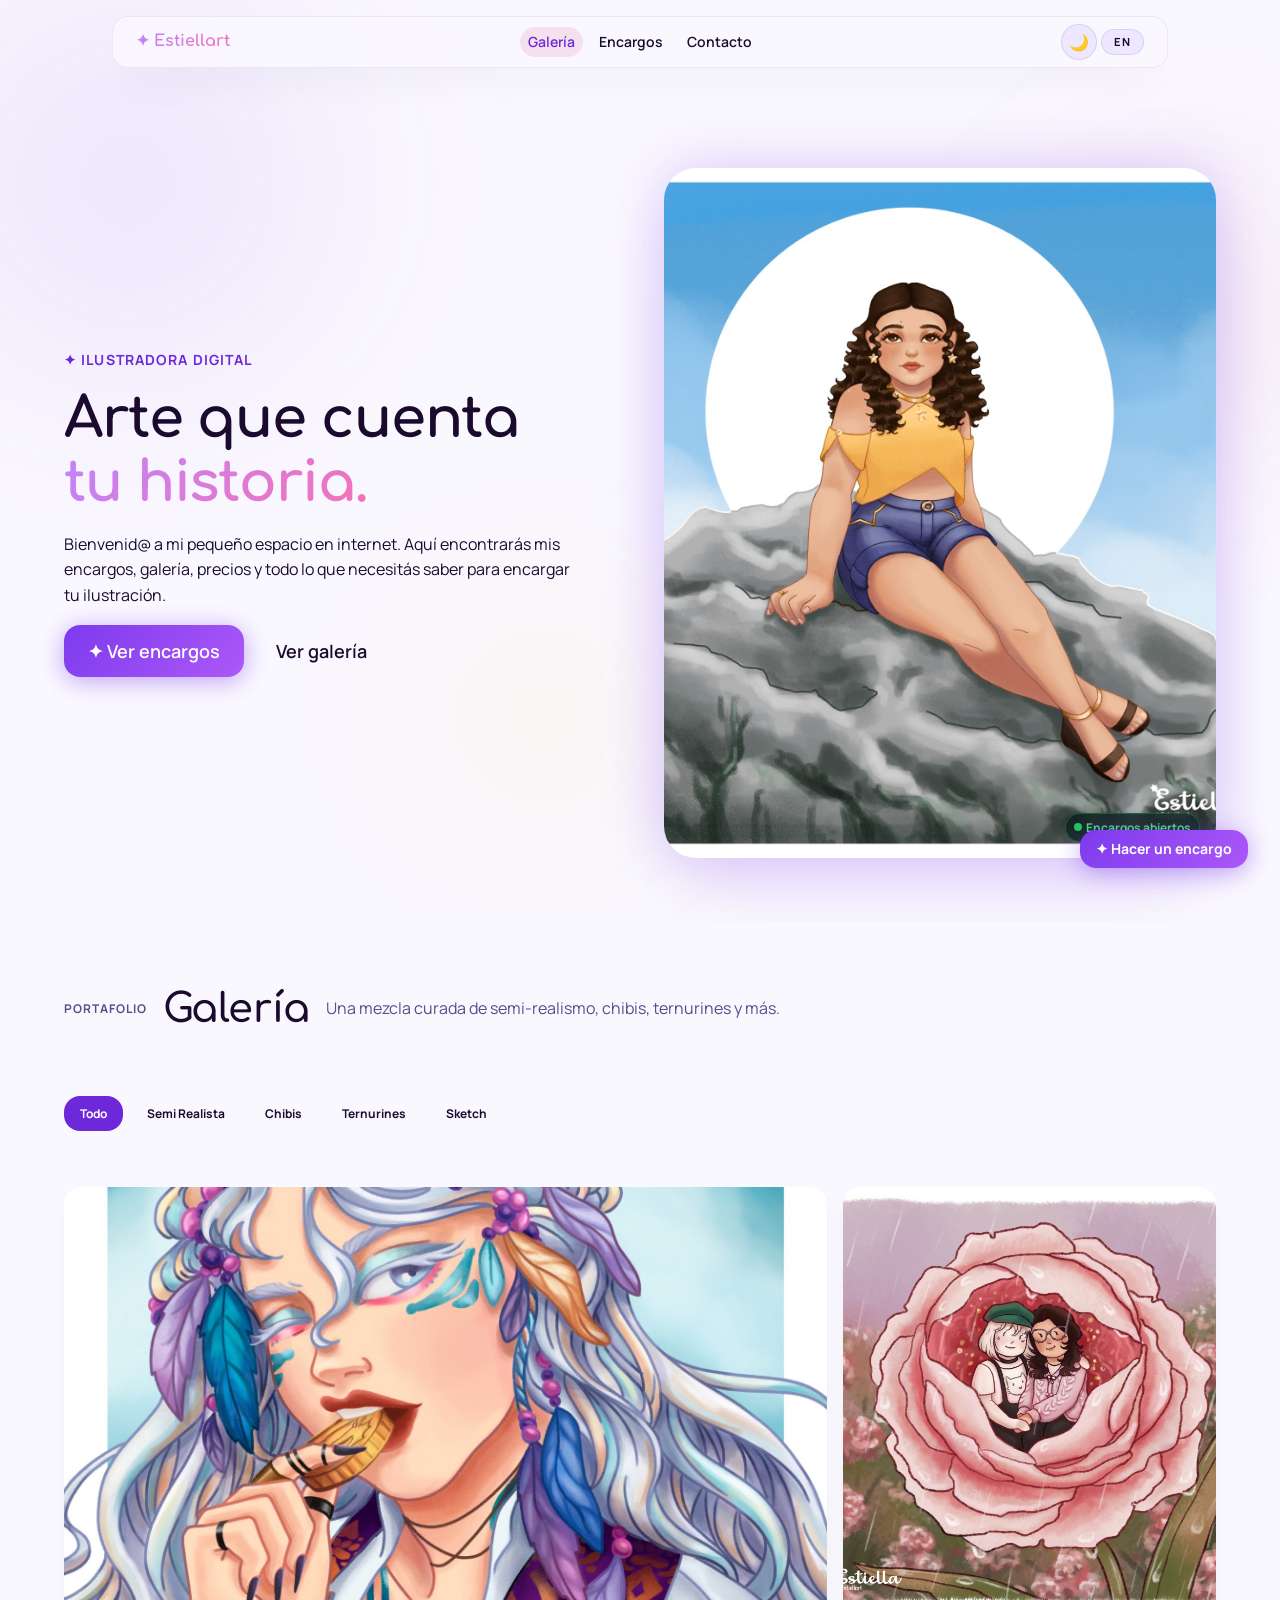
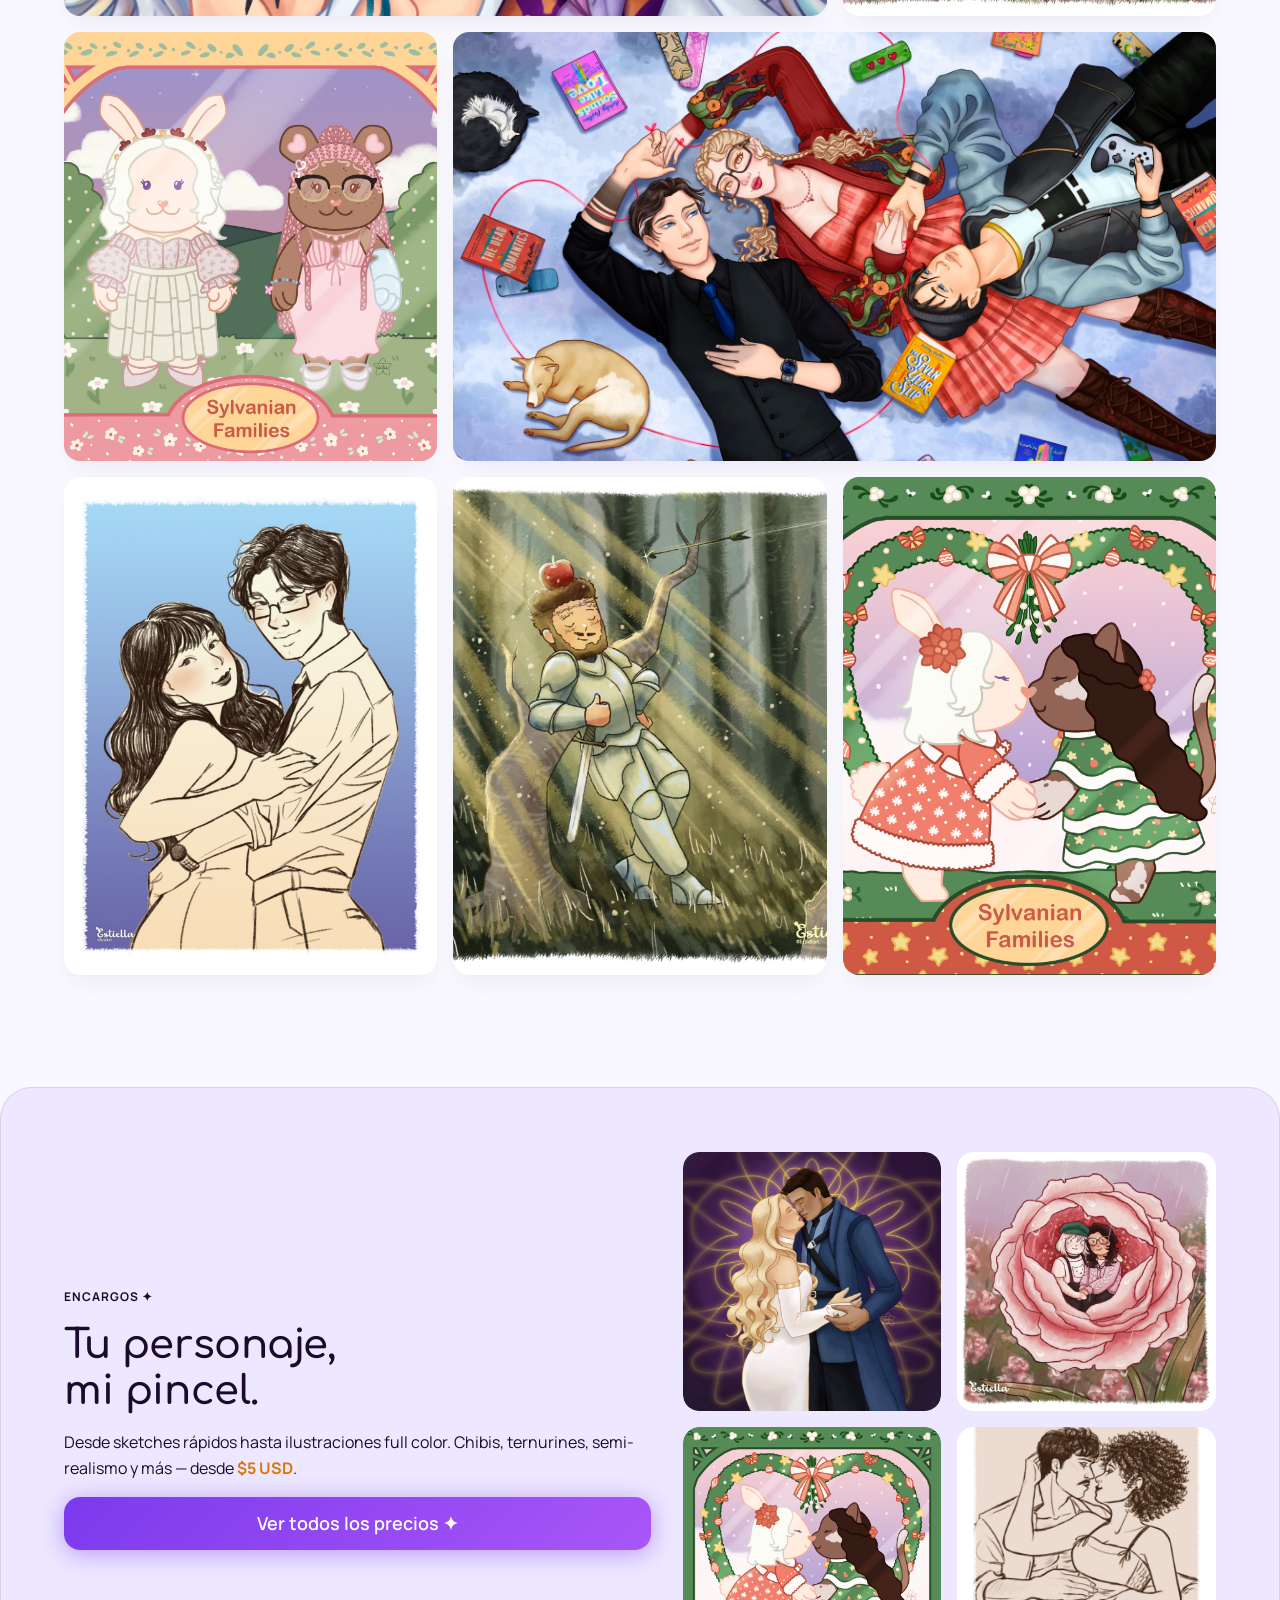
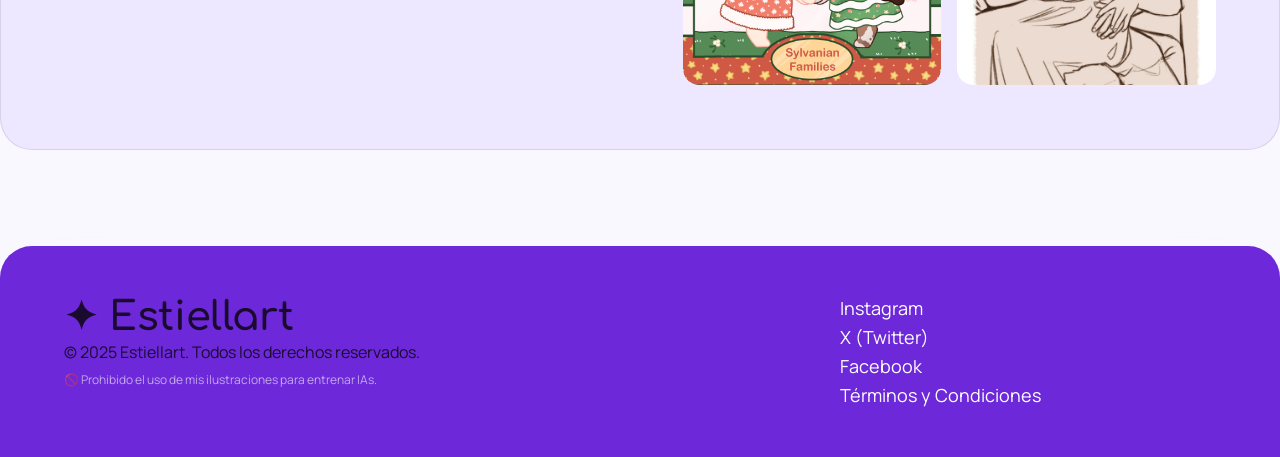
<file: index.html>
<!DOCTYPE html>
<html lang="es">
  <head>
    <meta charset="UTF-8" />
    <meta name="viewport" content="width=device-width, initial-scale=1.0" />
    <title>Estiellart | Ilustradora Digital</title>
    <meta name="description" content="Bienvenid@ al espacio de Estiellart — ilustradora digital especializada en arte de personajes, chibis, ternurines y más. Encargos abiertos." />

    <link rel="preconnect" href="https://fonts.googleapis.com" />
    <link rel="preconnect" href="https://fonts.gstatic.com" crossorigin />
    <link rel="stylesheet" href="https://fonts.googleapis.com/css2?family=Comfortaa:wght@300;400;500;600;700&family=Manrope:wght@200;300;400;500;600;700;800&display=swap" />
    <link rel="stylesheet" href="https://fonts.googleapis.com/css2?family=Material+Symbols+Outlined:opsz,wght,FILL,GRAD@24,300,0,0&display=swap" />

    <!-- Anti-flash: aplica el tema guardado antes de que cargue el CSS -->
    <script>
      (function () {
        var t = 'light';
        try {
          t = localStorage.getItem('estiellart-theme') ||
            (window.matchMedia('(prefers-color-scheme: dark)').matches ? 'dark' : 'light');
        } catch (error) {
          t = window.matchMedia('(prefers-color-scheme: dark)').matches ? 'dark' : 'light';
        }
        document.documentElement.setAttribute('data-theme', t);
        document.documentElement.style.colorScheme = t;
      })();
    </script>

    <link rel="stylesheet" href="css/variables.css" />
    <link rel="stylesheet" href="css/base.css" />
    <link rel="stylesheet" href="css/components.css" />
    <link rel="stylesheet" href="css/layout.css" />
    <link rel="stylesheet" href="css/animations.css" />

    <script src="js/nav.js" defer></script>
    <script src="js/gallery.js" defer></script>
    <script src="js/main.js" defer></script>
    <script src="js/theme.js" defer></script>
    <script src="js/i18n.js" defer></script>
  </head>
  <body>
    <header>
      <nav class="nav" role="navigation" aria-label="Main navigation">
        <a class="nav__brand" href="index.html">✦ Estiellart</a>

        <div class="nav__links" id="nav-links">
          <a class="nav__link nav__link--active" href="index.html" data-page="gallery">Galería</a>
          <a class="nav__link" href="comisiones.html" data-page="commissions">Encargos</a>
          <a class="nav__link" href="contacto.html" data-page="contact">Contacto</a>
        </div>

        <div class="nav__controls">
          <button class="nav__icon-btn" id="theme-toggle" type="button" aria-label="Cambiar tema">
            <span id="theme-icon" aria-hidden="true">☀️</span>
          </button>
          <button class="nav__lang-btn" id="lang-toggle" type="button" aria-label="Cambiar idioma">
            <span id="lang-label" aria-hidden="true">EN</span>
          </button>
        </div>

        <button
          class="nav__toggle"
          type="button"
          aria-label="Abrir menú de navegación"
          aria-expanded="false"
          aria-controls="nav-links"
          id="nav-toggle"
        >
          <span class="material-symbols-outlined" aria-hidden="true">menu</span>
        </button>
      </nav>
    </header>

    <main>
      <!-- =================== HERO =================== -->
      <section class="hero" aria-labelledby="hero-title">
        <!-- Orbes de fondo animados -->
        <div class="orb orb--primary orb--home-primary"></div>
        <div class="orb orb--secondary orb--home-secondary"></div>
        <div class="orb orb--gold orb--home-gold"></div>

        <div class="container hero__container">
          <article class="hero__content reveal">
            <p class="label hero__eyebrow">✦ Ilustradora Digital</p>
            <h1 class="hero__title" id="hero-title">
              Arte que cuenta<br />
              <span class="hero__title--accent">tu historia.</span>
            </h1>
            <p class="hero__description">
              Bienvenid@ a mi pequeño espacio en internet. Aquí encontrarás
              mis encargos, galería, precios y todo lo que necesitás saber
              para encargar tu ilustración.
            </p>
            <div class="hero__actions">
              <a class="btn btn--commission" href="comisiones.html" id="hero-commission-btn">
                ✦ Ver encargos
              </a>
              <a class="btn btn--ghost" href="#gallery">Ver galería</a>
            </div>
          </article>

          <article class="hero__media reveal" aria-label="Arte destacado de Estiellart">
            <div class="hero__image-frame">
              <img
                src="img/hero-imagen/41e95715-6b14-40b0-be30-b97e6b61474d.jpg"
                alt="Ilustración destacada de Estiellart"
                class="hero__image"
                id="hero-artwork-placeholder"
                loading="eager"
              />
              <div class="hero__badge-status badge badge--open" aria-label="Encargos abiertos">
                <span class="store-header__status-dot animate-pulse" aria-hidden="true"></span>
                <span id="hero-badge-text">Encargos abiertos</span>
              </div>
            </div>
          </article>
        </div>
      </section>

      <!-- =================== GALLERY =================== -->
      <section class="gallery reveal" id="gallery" aria-labelledby="gallery-title">
        <div class="container gallery__container">
          <header class="gallery__header">
            <p class="label">Portafolio</p>
            <h2 class="gallery__title" id="gallery-title">Galería</h2>
            <p class="gallery__subtitle">
              Una mezcla curada de semi-realismo, chibis, ternurines y más.
            </p>
          </header>

          <!-- Filtros de categoría -->
          <div class="gallery__filters prints__filters" role="group" aria-label="Filtrar galería">
            <button class="filter-btn filter-btn--active" type="button" data-filter="all" id="filter-all">Todo</button>
            <button class="filter-btn" type="button" data-filter="semi-realista" id="filter-semi">Semi Realista</button>
            <button class="filter-btn" type="button" data-filter="chibi" id="filter-chibi">Chibis</button>
            <button class="filter-btn" type="button" data-filter="ternurines" id="filter-ternurines">Ternurines</button>
            <button class="filter-btn" type="button" data-filter="sketch" id="filter-sketch">Sketch</button>
          </div>

          <div class="gallery__grid" id="gallery-grid">
            <article class="gallery__item gallery__item--large" data-category="semi-realista">
              <img src="img/Semi-realista/abd993fd-4462-4267-988b-76daccd1a641.jpg" alt="Arte semi-realista de Estiellart" class="gallery__media gallery__media--landscape" id="gallery-item-1" loading="lazy" />
              <div class="gallery__overlay">
                <div>
                  <h3 class="gallery__overlay-title">Arte Semi-Realista</h3>
                  <p class="gallery__overlay-subtitle">Ilustración de personaje</p>
                </div>
              </div>
            </article>

            <article class="gallery__item gallery__item--small" data-category="chibi">
              <img src="img/Chibi/9767e5ab-9eb8-48ac-8d87-8022c32f184b.jpg" alt="Chibi full color de Estiellart" class="gallery__media gallery__media--square" id="gallery-item-2" loading="lazy" />
              <div class="gallery__overlay">
                <div>
                  <h3 class="gallery__overlay-title">Chibi Full Color</h3>
                  <p class="gallery__overlay-subtitle">Diseño de personaje</p>
                </div>
              </div>
            </article>

            <article class="gallery__item gallery__item--small" data-category="ternurines">
              <img src="img/Ternuri/990c20b7-6f8f-425c-b1c4-0d412402f761.jpg" alt="Ternurin de Estiellart" class="gallery__media gallery__media--square" id="gallery-item-3" loading="lazy" />
              <div class="gallery__overlay">
                <div>
                  <h3 class="gallery__overlay-title">Ternurin</h3>
                  <p class="gallery__overlay-subtitle">Diseño adorable</p>
                </div>
              </div>
            </article>

            <article class="gallery__item gallery__item--large" data-category="semi-realista">
              <img src="img/Semi-realista/c4ca17af-2a25-4aca-865f-3bcebce6afdb.jpg" alt="Fan art semi-realista de Estiellart" class="gallery__media gallery__media--landscape" id="gallery-item-4" loading="lazy" />
              <div class="gallery__overlay">
                <div>
                  <h3 class="gallery__overlay-title">Fan Art</h3>
                  <p class="gallery__overlay-subtitle">Ilustración de personaje</p>
                </div>
              </div>
            </article>

            <article class="gallery__item gallery__item--portrait" data-category="sketch">
              <img src="img/Sketch/ad09dd92-026b-4fae-a0c6-98b340df049c.jpg" alt="Sketch artístico de Estiellart" class="gallery__media gallery__media--portrait" id="gallery-item-5" loading="lazy" />
              <div class="gallery__overlay">
                <div>
                  <h3 class="gallery__overlay-title">Sketch Color</h3>
                  <p class="gallery__overlay-subtitle">Boceto artístico</p>
                </div>
              </div>
            </article>

            <article class="gallery__item gallery__item--square" data-category="chibi">
              <img src="img/Chibi/e73e88b0-4e67-45c7-a0e0-c87105d996a0.jpg" alt="Chibi simple color de Estiellart" class="gallery__media gallery__media--square" id="gallery-item-6" loading="lazy" />
              <div class="gallery__overlay">
                <div>
                  <h3 class="gallery__overlay-title">Chibi Simple Color</h3>
                  <p class="gallery__overlay-subtitle">Diseño de personaje</p>
                </div>
              </div>
            </article>

            <article class="gallery__item gallery__item--square" data-category="ternurines">
              <img src="img/Ternuri/b0d77772-de0b-4d78-a9bc-1de51d17e6d4.jpg" alt="Ternurines de Estiellart" class="gallery__media gallery__media--square" id="gallery-item-7" loading="lazy" />
              <div class="gallery__overlay">
                <div>
                  <h3 class="gallery__overlay-title">Ternurines</h3>
                  <p class="gallery__overlay-subtitle">Diseño de familia</p>
                </div>
              </div>
            </article>
          </div>
        </div>
      </section>

      <!-- =================== BENTO COMISIONES =================== -->
      <section class="shop-bento reveal" id="commissions-preview" aria-labelledby="commissions-bento-title">
        <div class="container shop-bento__container">
          <article class="shop-bento__content">
            <p class="label">Encargos ✦</p>
            <h2 class="shop-bento__title" id="commissions-bento-title">
              Tu personaje,<br/>mi pincel.
            </h2>
            <p class="shop-bento__description">
              Desde sketches rápidos hasta ilustraciones full color.
              Chibis, ternurines, semi-realismo y más — desde <strong>$5 USD</strong>.
            </p>
            <a class="btn btn--commission" href="comisiones.html" id="bento-commission-btn">
              Ver todos los precios ✦
            </a>
          </article>

          <div class="shop-bento__grid" aria-label="Ejemplos de encargos">
            <article class="shop-bento__item">
              <div class="shop-bento__media">
                <img src="img/fullcolor-halfbody/844c4656-e7a6-4606-8ca0-71544a35da4d.jpg" alt="Comisión full color" class="shop-bento__image" loading="lazy" />
                <span class="shop-bento__label">Full Color</span>
              </div>
            </article>
            <article class="shop-bento__item">
              <div class="shop-bento__media">
                <img src="img/Chibi/9767e5ab-9eb8-48ac-8d87-8022c32f184b.jpg" alt="Comisión chibi" class="shop-bento__image" loading="lazy" />
                <span class="shop-bento__label">Chibi</span>
              </div>
            </article>
            <article class="shop-bento__item">
              <div class="shop-bento__media">
                <img src="img/Ternuri/b0d77772-de0b-4d78-a9bc-1de51d17e6d4.jpg" alt="Comisión ternurín" class="shop-bento__image" loading="lazy" />
                <span class="shop-bento__label">Ternurín</span>
              </div>
            </article>
            <article class="shop-bento__item">
              <div class="shop-bento__media">
                <img src="img/Skeatch-halfbody/1ccc4c1b-7454-4a24-b92b-17efc473d897.jpg" alt="Comisión sketch" class="shop-bento__image" loading="lazy" />
                <span class="shop-bento__label">Sketch</span>
              </div>
            </article>
          </div>
        </div>
      </section>
    </main>

    <footer class="footer">
      <div class="container footer__inner">
        <article class="footer__brand">
          <h2 class="footer__title">✦ Estiellart</h2>
          <p class="footer__copyright">© 2025 Estiellart. Todos los derechos reservados.</p>
          <p class="footer__anti-ai">
            🚫 Prohibido el uso de mis ilustraciones para entrenar IAs.
          </p>
        </article>

        <article class="footer__meta">
          <ul class="footer__socials" aria-label="Redes sociales">
            <li>
              <a class="footer__link" href="https://www.instagram.com/estiellart/" target="_blank" rel="noopener noreferrer" aria-label="Instagram de Estiellart">
                Instagram
              </a>
            </li>
            <li>
              <a class="footer__link" href="https://x.com/estiellart" target="_blank" rel="noopener noreferrer" aria-label="X / Twitter de Estiellart">
                X (Twitter)
              </a>
            </li>
            <li>
              <a class="footer__link" href="https://www.facebook.com/Estiellart/" target="_blank" rel="noopener noreferrer" aria-label="Facebook de Estiellart">
                Facebook
              </a>
            </li>
          </ul>
          <a class="footer__link footer__link--privacy" href="contacto.html#tos">Términos y Condiciones</a>
        </article>
      </div>
    </footer>
    <a class="fab-cta btn--commission" href="contacto.html" id="fab-commission-btn" aria-label="Hacer un encargo">
      ✦ Hacer un encargo
    </a>
  </body>
</html>
</file>
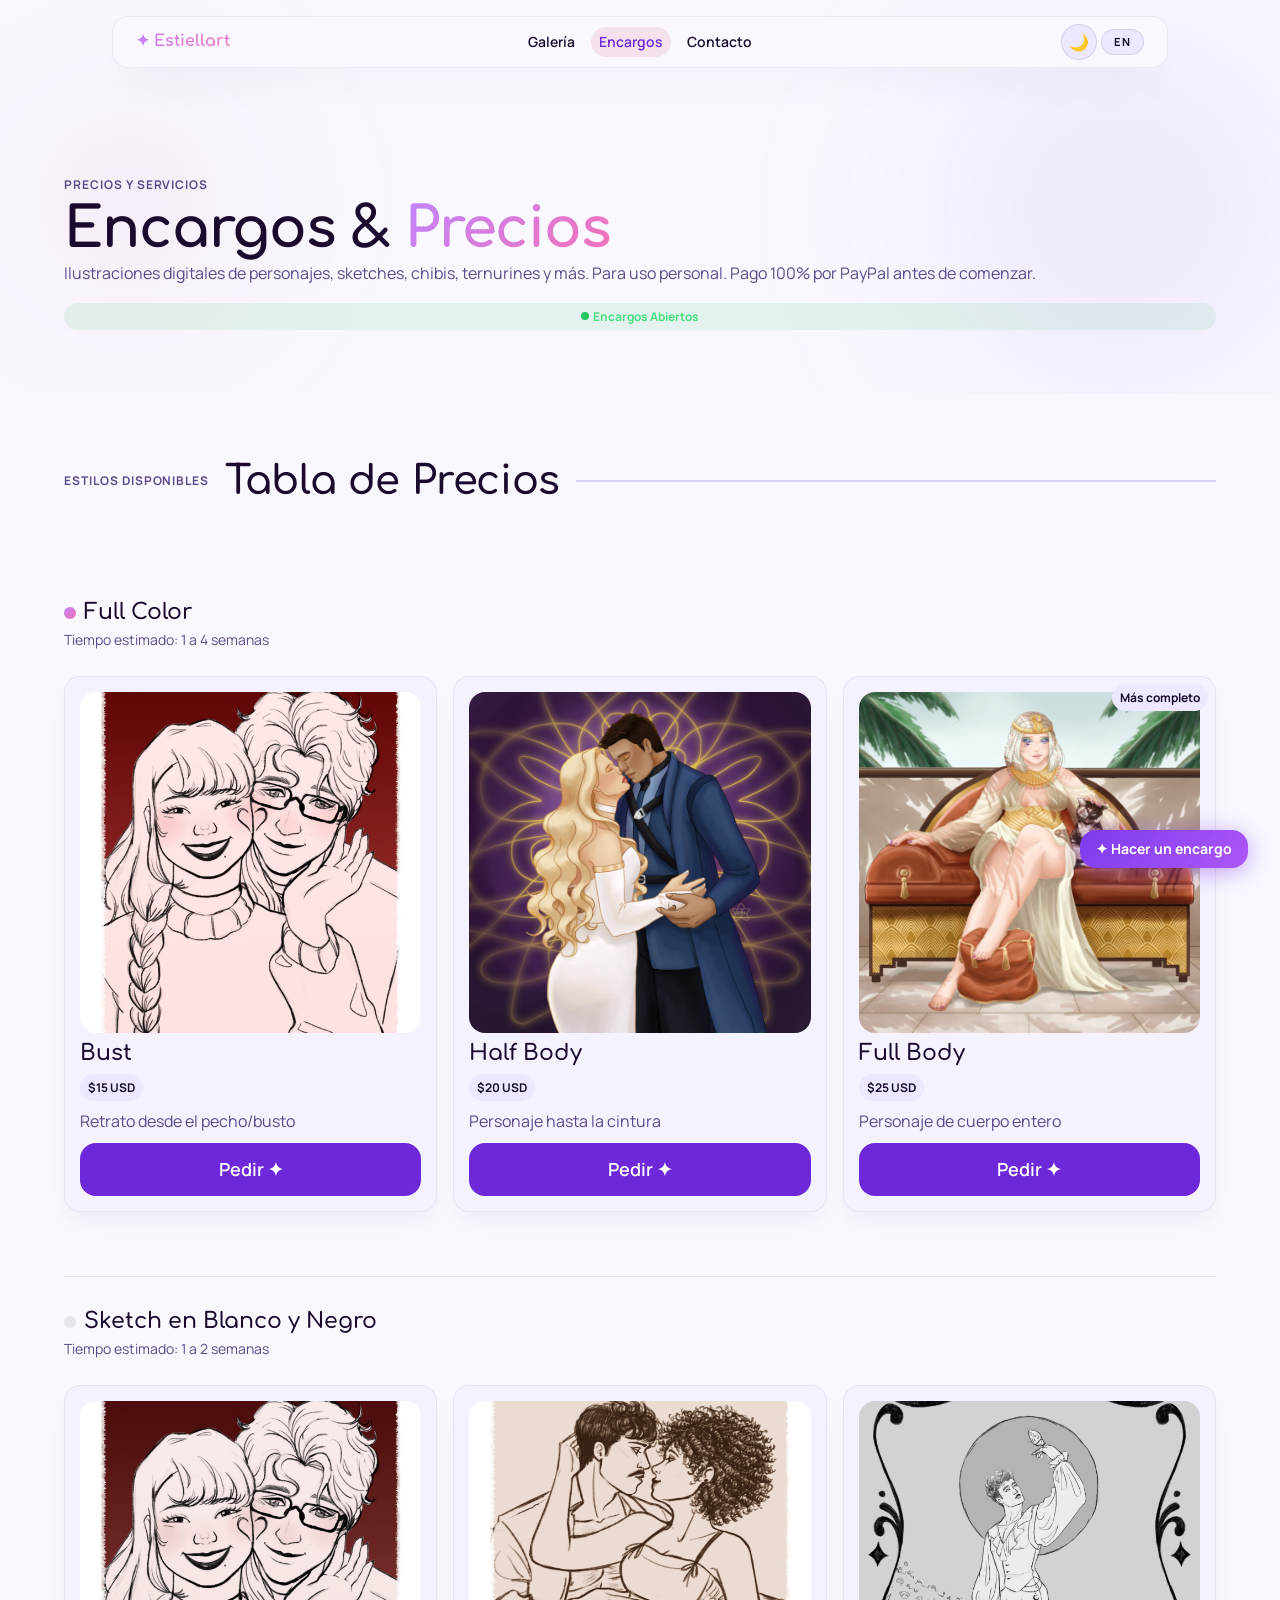
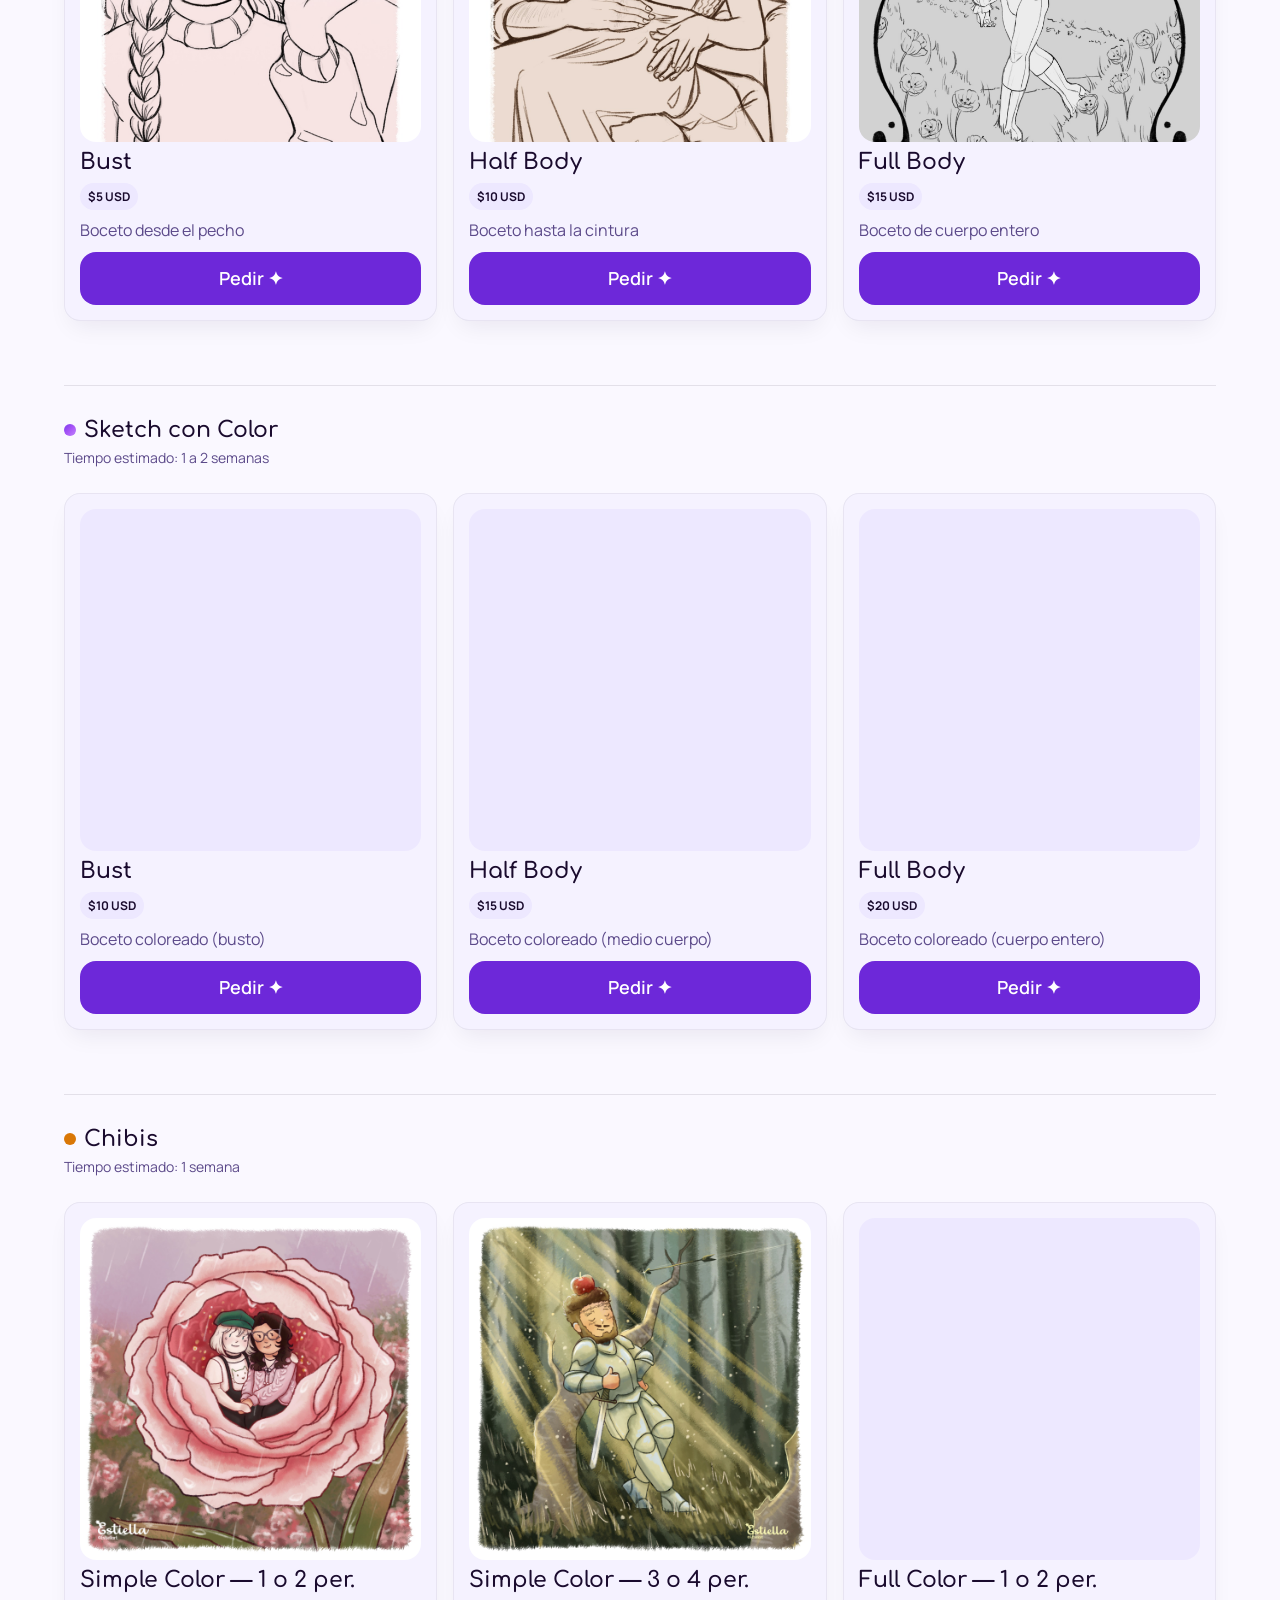
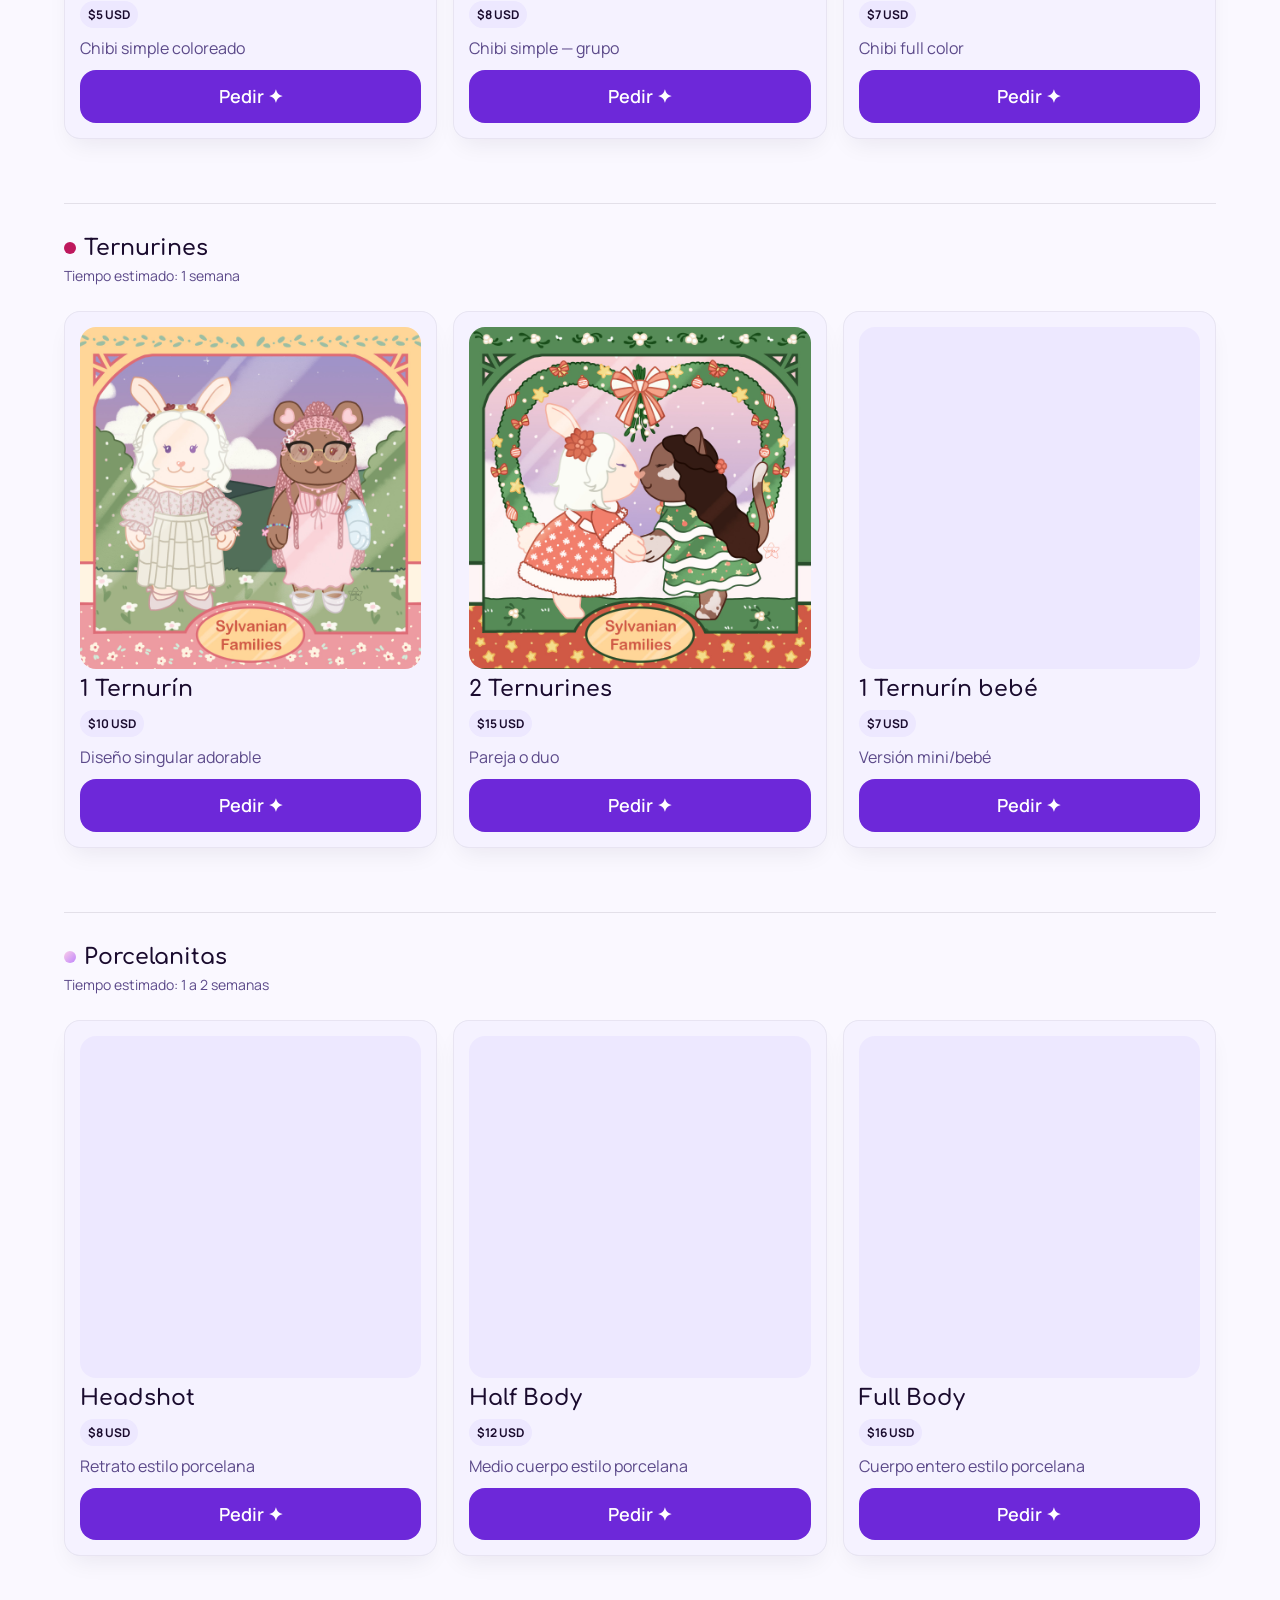
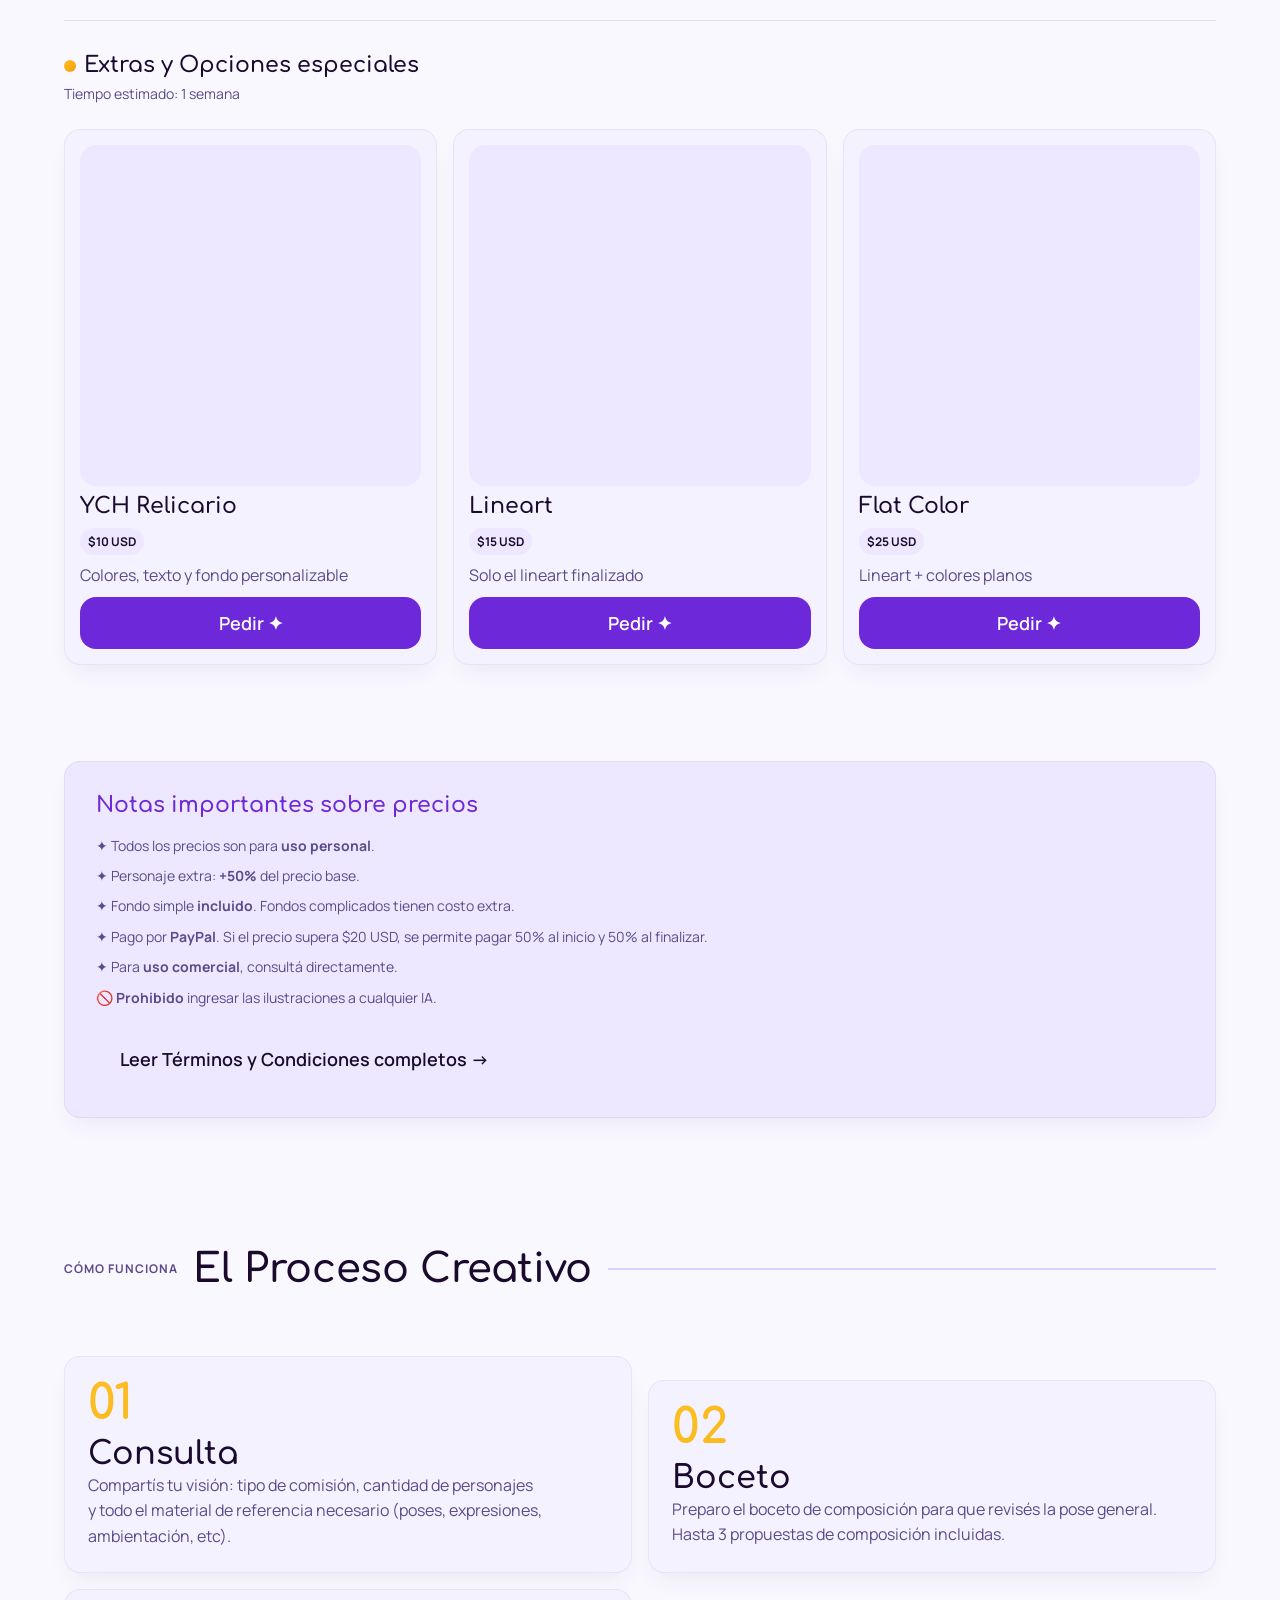
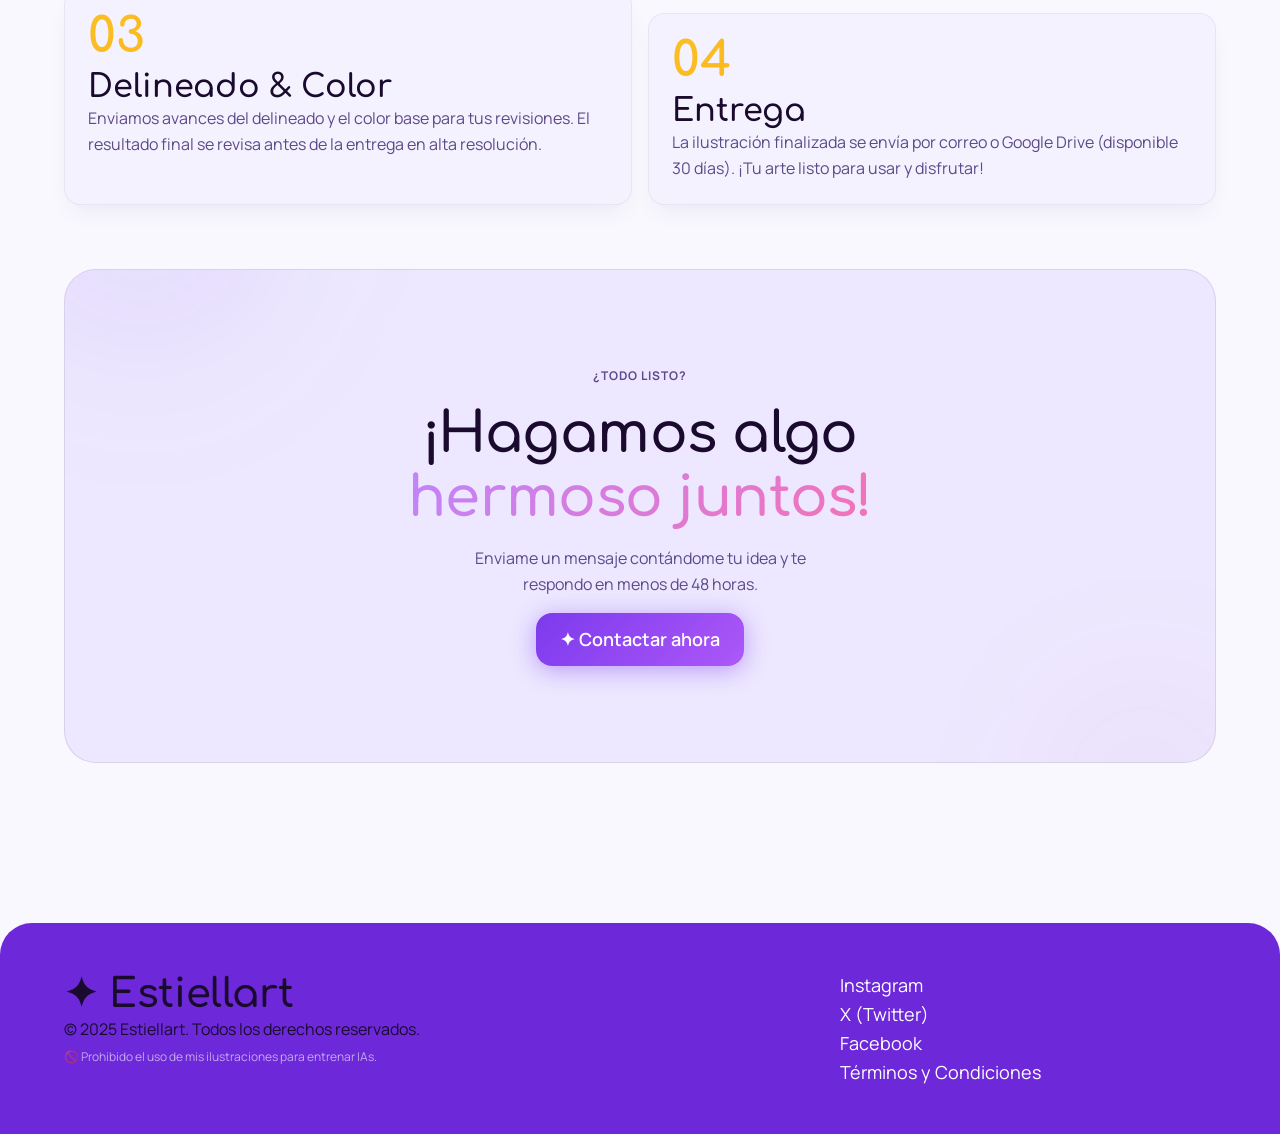
<file: comisiones.html>
<!DOCTYPE html>
<html lang="es">
  <head>
    <meta charset="UTF-8" />
    <meta name="viewport" content="width=device-width, initial-scale=1.0" />
    <title>Encargos & Precios | Estiellart</title>
    <meta name="description" content="Tabla de precios de encargos de Estiellart. Full color, sketch, chibis, ternurines, porcelanitas y más. Pago por PayPal." />

    <link rel="preconnect" href="https://fonts.googleapis.com" />
    <link rel="preconnect" href="https://fonts.gstatic.com" crossorigin />
    <link rel="stylesheet" href="https://fonts.googleapis.com/css2?family=Comfortaa:wght@300;400;500;600;700&family=Manrope:wght@200;300;400;500;600;700;800&display=swap" />
    <link rel="stylesheet" href="https://fonts.googleapis.com/css2?family=Material+Symbols+Outlined:opsz,wght,FILL,GRAD@24,300,0,0&display=swap" />

    <script>
      (function () {
        var t = 'light';
        try {
          t = localStorage.getItem('estiellart-theme') ||
            (window.matchMedia('(prefers-color-scheme: dark)').matches ? 'dark' : 'light');
        } catch (error) {
          t = window.matchMedia('(prefers-color-scheme: dark)').matches ? 'dark' : 'light';
        }
        document.documentElement.setAttribute('data-theme', t);
        document.documentElement.style.colorScheme = t;
      })();
    </script>

    <link rel="stylesheet" href="css/variables.css" />
    <link rel="stylesheet" href="css/base.css" />
    <link rel="stylesheet" href="css/components.css" />
    <link rel="stylesheet" href="css/layout.css" />
    <link rel="stylesheet" href="css/animations.css" />

    <script src="js/nav.js" defer></script>
    <script src="js/main.js" defer></script>
    <script src="js/theme.js" defer></script>
    <script src="js/i18n.js" defer></script>
  </head>
  <body>
    <header>
      <nav class="nav" role="navigation" aria-label="Main navigation">
        <a class="nav__brand" href="index.html">✦ Estiellart</a>

        <div class="nav__links" id="nav-links">
          <a class="nav__link" href="index.html" data-page="gallery">Galería</a>
          <a class="nav__link nav__link--active" href="comisiones.html" data-page="commissions">Encargos</a>
          <a class="nav__link" href="contacto.html" data-page="contact">Contacto</a>
        </div>

        <div class="nav__controls">
          <button class="nav__icon-btn" id="theme-toggle" type="button" aria-label="Cambiar tema">
            <span id="theme-icon" aria-hidden="true">☀️</span>
          </button>
          <button class="nav__lang-btn" id="lang-toggle" type="button" aria-label="Cambiar idioma">
            <span id="lang-label" aria-hidden="true">EN</span>
          </button>
        </div>

        <button
          class="nav__toggle"
          type="button"
          aria-label="Abrir menú de navegación"
          aria-expanded="false"
          aria-controls="nav-links"
          id="nav-toggle"
        >
          <span class="material-symbols-outlined" aria-hidden="true">menu</span>
        </button>
      </nav>
    </header>

    <main>
      <!-- =================== HEADER =================== -->
      <section class="store-header reveal" aria-labelledby="store-title">
        <div class="orb orb--primary orb--commissions-primary"></div>
        <div class="orb orb--secondary orb--commissions-secondary"></div>

        <div class="container store-header__container">
          <article class="store-header__content">
            <p class="label">Precios y servicios</p>
            <h1 class="store-header__title" id="store-title">
              Encargos & <span class="store-header__title--accent">Precios</span>
            </h1>
            <p class="store-header__description">
              Ilustraciones digitales de personajes, sketches, chibis, ternurines y más.
              Para uso personal. Pago 100% por PayPal antes de comenzar.
            </p>
          </article>

          <div class="store-header__status badge" aria-label="Encargos actualmente abiertos">
            <span class="store-header__status-dot animate-pulse" aria-hidden="true"></span>
            <span class="store-header__status-text">Encargos Abiertos</span>
          </div>
        </div>
      </section>

      <!-- =================== PRICE TIERS =================== -->
      <section class="tiers reveal" aria-labelledby="tiers-title">
        <div class="container tiers__container">
          <header class="tiers__header">
            <p class="label">Estilos disponibles</p>
            <h2 class="tiers__title" id="tiers-title">Tabla de Precios</h2>
            <div class="section-divider"></div>
          </header>

          <!-- FULL COLOR -->
          <article class="price-block" id="price-full-color">
            <h3 class="price-block__title">
              <span class="price-block__dot price-block__dot--accent"></span>
              Full Color
            </h3>
            <p class="price-block__note">Tiempo estimado: 1 a 4 semanas</p>
            <div class="tiers__grid">
              <article class="tier-card card" id="tier-fullcolor-bust">
                <img src="img/Sketch-headshot/459a0000-f36d-40c7-bda0-5cb036ae59d2.jpg" alt="Ejemplo bust full color" class="tier-card__image" loading="lazy" />
                <h4 class="tier-card__title">Bust</h4>
                <p class="tier-card__price badge">$15 USD</p>
                <p class="tier-card__description">Retrato desde el pecho/busto</p>
                <a class="btn btn--primary tier-card__cta" href="contacto.html">Pedir ✦</a>
              </article>
              <article class="tier-card card" id="tier-fullcolor-half">
                <img src="img/fullcolor-halfbody/844c4656-e7a6-4606-8ca0-71544a35da4d.jpg" alt="Ejemplo half body full color" class="tier-card__image" loading="lazy" />
                <h4 class="tier-card__title">Half Body</h4>
                <p class="tier-card__price badge">$20 USD</p>
                <p class="tier-card__description">Personaje hasta la cintura</p>
                <a class="btn btn--primary tier-card__cta" href="contacto.html">Pedir ✦</a>
              </article>
              <article class="tier-card tier-card--popular card" id="tier-fullcolor-full">
                <span class="tier-card__badge badge">Más completo</span>
                <img src="img/fullbody-fullcolor/629ee5fc-29e2-45df-8f4e-5b467afcd114.jpg" alt="Ejemplo full body full color" class="tier-card__image" loading="lazy" />
                <h4 class="tier-card__title">Full Body</h4>
                <p class="tier-card__price badge">$25 USD</p>
                <p class="tier-card__description">Personaje de cuerpo entero</p>
                <a class="btn btn--primary tier-card__cta" href="contacto.html">Pedir ✦</a>
              </article>
            </div>
          </article>

          <!-- SKETCH B&W -->
          <article class="price-block" id="price-sketch-bw">
            <h3 class="price-block__title">
              <span class="price-block__dot price-block__dot--neutral"></span>
              <span>Sketch en Blanco y Negro</span>
            </h3>
            <p class="price-block__note">Tiempo estimado: 1 a 2 semanas</p>
            <div class="tiers__grid">
              <article class="tier-card card" id="tier-sketchbw-bust">
                <img src="img/Sketch-headshot/459a0000-f36d-40c7-bda0-5cb036ae59d2.jpg" alt="Ejemplo bust sketch" class="tier-card__image tier-card__image--muted" loading="lazy" />
                <h4 class="tier-card__title">Bust</h4>
                <p class="tier-card__price badge">$5 USD</p>
                <p class="tier-card__description">Boceto desde el pecho</p>
                <a class="btn btn--primary tier-card__cta" href="contacto.html">Pedir ✦</a>
              </article>
              <article class="tier-card card" id="tier-sketchbw-half">
                <img src="img/Skeatch-halfbody/1ccc4c1b-7454-4a24-b92b-17efc473d897.jpg" alt="Ejemplo half body sketch" class="tier-card__image" loading="lazy" />
                <h4 class="tier-card__title">Half Body</h4>
                <p class="tier-card__price badge">$10 USD</p>
                <p class="tier-card__description">Boceto hasta la cintura</p>
                <a class="btn btn--primary tier-card__cta" href="contacto.html">Pedir ✦</a>
              </article>
              <article class="tier-card card" id="tier-sketchbw-full">
                <img src="img/Sketch-fullbody/dd0bf2e9-6e49-4d44-88ef-d4a10b9a95c6.jpg" alt="Ejemplo full body sketch" class="tier-card__image" loading="lazy" />
                <h4 class="tier-card__title">Full Body</h4>
                <p class="tier-card__price badge">$15 USD</p>
                <p class="tier-card__description">Boceto de cuerpo entero</p>
                <a class="btn btn--primary tier-card__cta" href="contacto.html">Pedir ✦</a>
              </article>
            </div>
          </article>

          <!-- SKETCH COLOR -->
          <article class="price-block" id="price-sketch-color">
            <h3 class="price-block__title">
              <span class="price-block__dot price-block__dot--cta"></span>
              <span>Sketch con Color</span>
            </h3>
            <p class="price-block__note">Tiempo estimado: 1 a 2 semanas</p>
            <div class="tiers__grid">
              <article class="tier-card card" id="tier-sketchcolor-bust">
                <div class="placeholder tier-card__image"></div>
                <h4 class="tier-card__title">Bust</h4>
                <p class="tier-card__price badge">$10 USD</p>
                <p class="tier-card__description">Boceto coloreado (busto)</p>
                <a class="btn btn--primary tier-card__cta" href="contacto.html">Pedir ✦</a>
              </article>
              <article class="tier-card card" id="tier-sketchcolor-half">
                <div class="placeholder tier-card__image"></div>
                <h4 class="tier-card__title">Half Body</h4>
                <p class="tier-card__price badge">$15 USD</p>
                <p class="tier-card__description">Boceto coloreado (medio cuerpo)</p>
                <a class="btn btn--primary tier-card__cta" href="contacto.html">Pedir ✦</a>
              </article>
              <article class="tier-card card" id="tier-sketchcolor-full">
                <div class="placeholder tier-card__image"></div>
                <h4 class="tier-card__title">Full Body</h4>
                <p class="tier-card__price badge">$20 USD</p>
                <p class="tier-card__description">Boceto coloreado (cuerpo entero)</p>
                <a class="btn btn--primary tier-card__cta" href="contacto.html">Pedir ✦</a>
              </article>
            </div>
          </article>

          <!-- CHIBIS -->
          <article class="price-block" id="price-chibis">
            <h3 class="price-block__title">
              <span class="price-block__dot price-block__dot--tertiary"></span>
              Chibis
            </h3>
            <p class="price-block__note">Tiempo estimado: 1 semana</p>
            <div class="tiers__grid">
              <article class="tier-card card" id="tier-chibi-simple-1-2">
                <img src="img/Chibi/9767e5ab-9eb8-48ac-8d87-8022c32f184b.jpg" alt="Ejemplo chibi simple color" class="tier-card__image" loading="lazy" />
                <h4 class="tier-card__title">Simple Color — 1 o 2 per.</h4>
                <p class="tier-card__price badge">$5 USD</p>
                <p class="tier-card__description">Chibi simple coloreado</p>
                <a class="btn btn--primary tier-card__cta" href="contacto.html">Pedir ✦</a>
              </article>
              <article class="tier-card card" id="tier-chibi-simple-3-4">
                <img src="img/Chibi/e73e88b0-4e67-45c7-a0e0-c87105d996a0.jpg" alt="Ejemplo chibi grupo" class="tier-card__image" loading="lazy" />
                <h4 class="tier-card__title">Simple Color — 3 o 4 per.</h4>
                <p class="tier-card__price badge">$8 USD</p>
                <p class="tier-card__description">Chibi simple — grupo</p>
                <a class="btn btn--primary tier-card__cta" href="contacto.html">Pedir ✦</a>
              </article>
              <article class="tier-card card" id="tier-chibi-full-1-2">
                <div class="placeholder tier-card__image"></div>
                <h4 class="tier-card__title">Full Color — 1 o 2 per.</h4>
                <p class="tier-card__price badge">$7 USD</p>
                <p class="tier-card__description">Chibi full color</p>
                <a class="btn btn--primary tier-card__cta" href="contacto.html">Pedir ✦</a>
              </article>
            </div>
          </article>

          <!-- TERNURINES -->
          <article class="price-block" id="price-ternurines">
            <h3 class="price-block__title">
              <span class="price-block__dot price-block__dot--secondary"></span>
              Ternurines
            </h3>
            <p class="price-block__note">Tiempo estimado: 1 semana</p>
            <div class="tiers__grid">
              <article class="tier-card card" id="tier-ternurin-1">
                <img src="img/Ternuri/990c20b7-6f8f-425c-b1c4-0d412402f761.jpg" alt="Ejemplo 1 ternurín" class="tier-card__image" loading="lazy" />
                <h4 class="tier-card__title">1 Ternurín</h4>
                <p class="tier-card__price badge">$10 USD</p>
                <p class="tier-card__description">Diseño singular adorable</p>
                <a class="btn btn--primary tier-card__cta" href="contacto.html">Pedir ✦</a>
              </article>
              <article class="tier-card card" id="tier-ternurin-2">
                <img src="img/Ternuri/b0d77772-de0b-4d78-a9bc-1de51d17e6d4.jpg" alt="Ejemplo 2 ternurines" class="tier-card__image" loading="lazy" />
                <h4 class="tier-card__title">2 Ternurines</h4>
                <p class="tier-card__price badge">$15 USD</p>
                <p class="tier-card__description">Pareja o duo</p>
                <a class="btn btn--primary tier-card__cta" href="contacto.html">Pedir ✦</a>
              </article>
              <article class="tier-card card" id="tier-ternurin-bebe">
                <div class="placeholder tier-card__image"></div>
                <h4 class="tier-card__title">1 Ternurín bebé</h4>
                <p class="tier-card__price badge">$7 USD</p>
                <p class="tier-card__description">Versión mini/bebé</p>
                <a class="btn btn--primary tier-card__cta" href="contacto.html">Pedir ✦</a>
              </article>
            </div>
          </article>

          <!-- PORCELANITAS -->
          <article class="price-block" id="price-porcelanitas">
            <h3 class="price-block__title">
              <span class="price-block__dot price-block__dot--porcelain"></span>
              Porcelanitas
            </h3>
            <p class="price-block__note">Tiempo estimado: 1 a 2 semanas</p>
            <div class="tiers__grid">
              <article class="tier-card card" id="tier-porce-headshot">
                <div class="placeholder tier-card__image"></div>
                <h4 class="tier-card__title">Headshot</h4>
                <p class="tier-card__price badge">$8 USD</p>
                <p class="tier-card__description">Retrato estilo porcelana</p>
                <a class="btn btn--primary tier-card__cta" href="contacto.html">Pedir ✦</a>
              </article>
              <article class="tier-card card" id="tier-porce-half">
                <div class="placeholder tier-card__image"></div>
                <h4 class="tier-card__title">Half Body</h4>
                <p class="tier-card__price badge">$12 USD</p>
                <p class="tier-card__description">Medio cuerpo estilo porcelana</p>
                <a class="btn btn--primary tier-card__cta" href="contacto.html">Pedir ✦</a>
              </article>
              <article class="tier-card card" id="tier-porce-full">
                <div class="placeholder tier-card__image"></div>
                <h4 class="tier-card__title">Full Body</h4>
                <p class="tier-card__price badge">$16 USD</p>
                <p class="tier-card__description">Cuerpo entero estilo porcelana</p>
                <a class="btn btn--primary tier-card__cta" href="contacto.html">Pedir ✦</a>
              </article>
            </div>
          </article>

          <!-- YCH + Lineart -->
          <article class="price-block" id="price-extras">
            <h3 class="price-block__title">
              <span class="price-block__dot price-block__dot--gold"></span>
              <span>Extras y Opciones especiales</span>
            </h3>
            <p class="price-block__note">Tiempo estimado: 1 semana</p>
            <div class="tiers__grid">
              <article class="tier-card card" id="tier-ych-relicario">
                <div class="placeholder tier-card__image"></div>
                <h4 class="tier-card__title">YCH Relicario</h4>
                <p class="tier-card__price badge">$10 USD</p>
                <p class="tier-card__description">Colores, texto y fondo personalizable</p>
                <a class="btn btn--primary tier-card__cta" href="contacto.html">Pedir ✦</a>
              </article>
              <article class="tier-card card" id="tier-lineart">
                <div class="placeholder tier-card__image"></div>
                <h4 class="tier-card__title">Lineart</h4>
                <p class="tier-card__price badge">$15 USD</p>
                <p class="tier-card__description">Solo el lineart finalizado</p>
                <a class="btn btn--primary tier-card__cta" href="contacto.html">Pedir ✦</a>
              </article>
              <article class="tier-card card" id="tier-flatcolor">
                <div class="placeholder tier-card__image"></div>
                <h4 class="tier-card__title">Flat Color</h4>
                <p class="tier-card__price badge">$25 USD</p>
                <p class="tier-card__description">Lineart + colores planos</p>
                <a class="btn btn--primary tier-card__cta" href="contacto.html">Pedir ✦</a>
              </article>
            </div>
          </article>

          <!-- NOTAS GENERALES -->
          <aside class="price-notes card" aria-label="Notas sobre precios">
            <h3 class="price-notes__title">Notas importantes sobre precios</h3>
            <ul class="price-notes__list">
              <li>✦ Todos los precios son para <strong>uso personal</strong>.</li>
              <li>✦ Personaje extra: <strong>+50%</strong> del precio base.</li>
              <li>✦ Fondo simple <strong>incluido</strong>. Fondos complicados tienen costo extra.</li>
              <li>✦ Pago por <strong>PayPal</strong>. Si el precio supera $20 USD, se permite pagar 50% al inicio y 50% al finalizar.</li>
              <li>✦ Para <strong>uso comercial</strong>, consultá directamente.</li>
              <li>🚫 <strong>Prohibido</strong> ingresar las ilustraciones a cualquier IA.</li>
            </ul>
            <a class="btn btn--ghost" href="contacto.html#tos">Leer Términos y Condiciones completos →</a>
          </aside>
        </div>
      </section>

      <!-- =================== PROCESO =================== -->
      <section class="process reveal" aria-labelledby="process-title">
        <div class="container process__container">
          <header class="process__header">
            <p class="label">Cómo funciona</p>
            <h2 class="process__title" id="process-title">El Proceso Creativo</h2>
            <div class="section-divider"></div>
          </header>

          <div class="process__grid">
            <article class="process__step card" id="step-inquiry">
              <p class="process__number process__number--gold">01</p>
              <h3 class="process__step-title">Consulta</h3>
              <p class="process__step-description">
                Compartís tu visión: tipo de comisión, cantidad de personajes y todo el material de referencia necesario (poses, expresiones, ambientación, etc).
              </p>
            </article>

            <article class="process__step process__step--offset card mt-8" id="step-draft">
              <p class="process__number process__number--gold">02</p>
              <h3 class="process__step-title">Boceto</h3>
              <p class="process__step-description">
                Preparo el boceto de composición para que revisés la pose general. Hasta 3 propuestas de composición incluidas.
              </p>
            </article>

            <article class="process__step card" id="step-refine">
              <p class="process__number process__number--gold">03</p>
              <h3 class="process__step-title">Delineado & Color</h3>
              <p class="process__step-description">
                Enviamos avances del delineado y el color base para tus revisiones. El resultado final se revisa antes de la entrega en alta resolución.
              </p>
            </article>

            <article class="process__step process__step--offset card mt-8" id="step-delivery">
              <p class="process__number process__number--gold">04</p>
              <h3 class="process__step-title">Entrega</h3>
              <p class="process__step-description">
                La ilustración finalizada se envía por correo o Google Drive (disponible 30 días). ¡Tu arte listo para usar y disfrutar!
              </p>
            </article>
          </div>
        </div>
      </section>

      <!-- =================== CTA =================== -->
      <section class="commission-cta reveal" aria-labelledby="cta-title">
        <div class="container">
          <div class="commission-cta__card">
            <div class="orb orb--primary orb--cta-primary"></div>
            <div class="orb orb--secondary orb--cta-secondary"></div>
            <p class="label">¿Todo listo?</p>
            <h2 class="commission-cta__title" id="cta-title">
              ¡Hagamos algo<br /><span class="hero__title--accent">hermoso juntos!</span>
            </h2>
            <p class="commission-cta__desc">
              Enviame un mensaje contándome tu idea y te respondo en menos de 48 horas.
            </p>
            <a class="btn btn--commission" href="contacto.html" id="cta-contact-btn">
              ✦ Contactar ahora
            </a>
          </div>
        </div>
      </section>
    </main>

    <footer class="footer">
      <div class="container footer__inner">
        <article class="footer__brand">
          <h2 class="footer__title">✦ Estiellart</h2>
          <p class="footer__copyright">© 2025 Estiellart. Todos los derechos reservados.</p>
          <p class="footer__anti-ai">🚫 Prohibido el uso de mis ilustraciones para entrenar IAs.</p>
        </article>

        <article class="footer__meta">
          <ul class="footer__socials" aria-label="Redes sociales">
            <li>
              <a class="footer__link" href="https://www.instagram.com/estiellart/" target="_blank" rel="noopener noreferrer">Instagram</a>
            </li>
            <li>
              <a class="footer__link" href="https://x.com/estiellart" target="_blank" rel="noopener noreferrer">X (Twitter)</a>
            </li>
            <li>
              <a class="footer__link" href="https://www.facebook.com/Estiellart/" target="_blank" rel="noopener noreferrer">Facebook</a>
            </li>
          </ul>
          <a class="footer__link footer__link--privacy" href="contacto.html#tos">Términos y Condiciones</a>
        </article>
      </div>
    </footer>
    <a class="fab-cta btn--commission" href="contacto.html" id="fab-commission-btn" aria-label="Hacer un encargo">
      ✦ Hacer un encargo
    </a>
  </body>
</html>
</file>
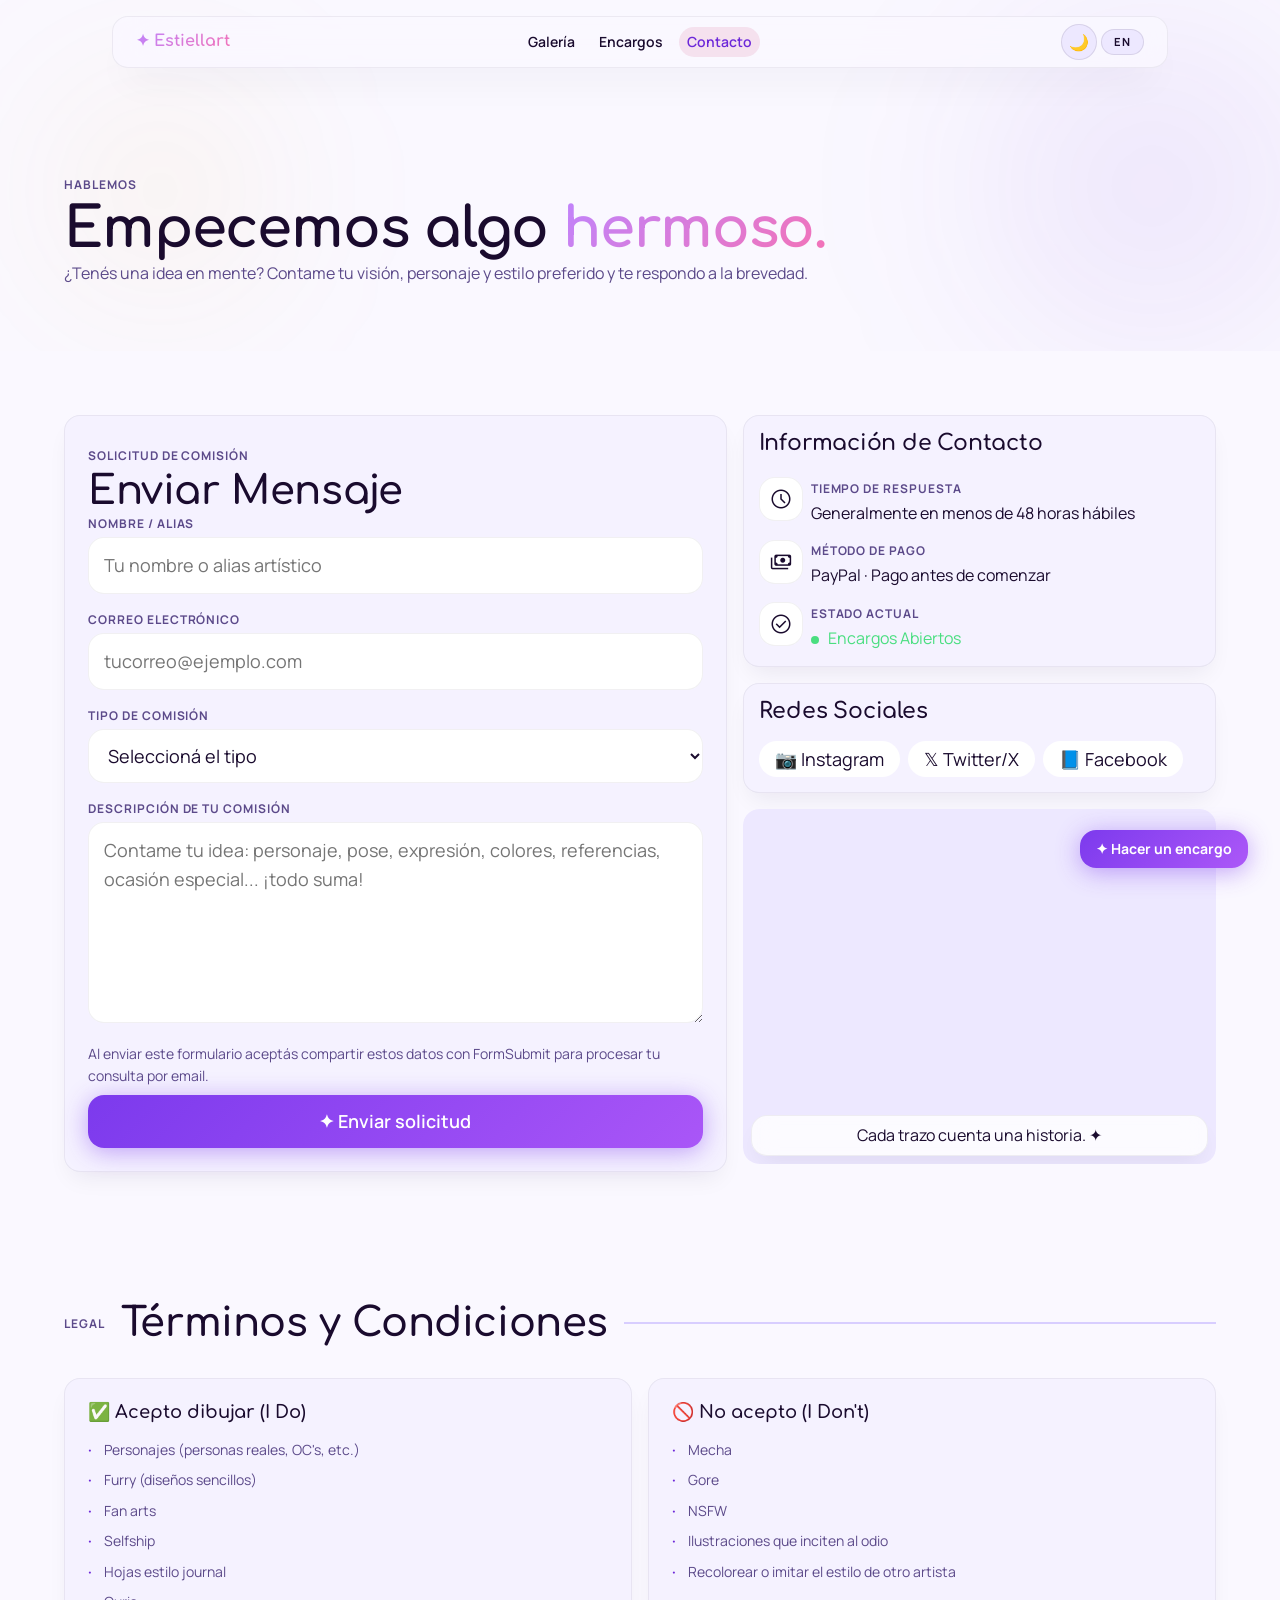
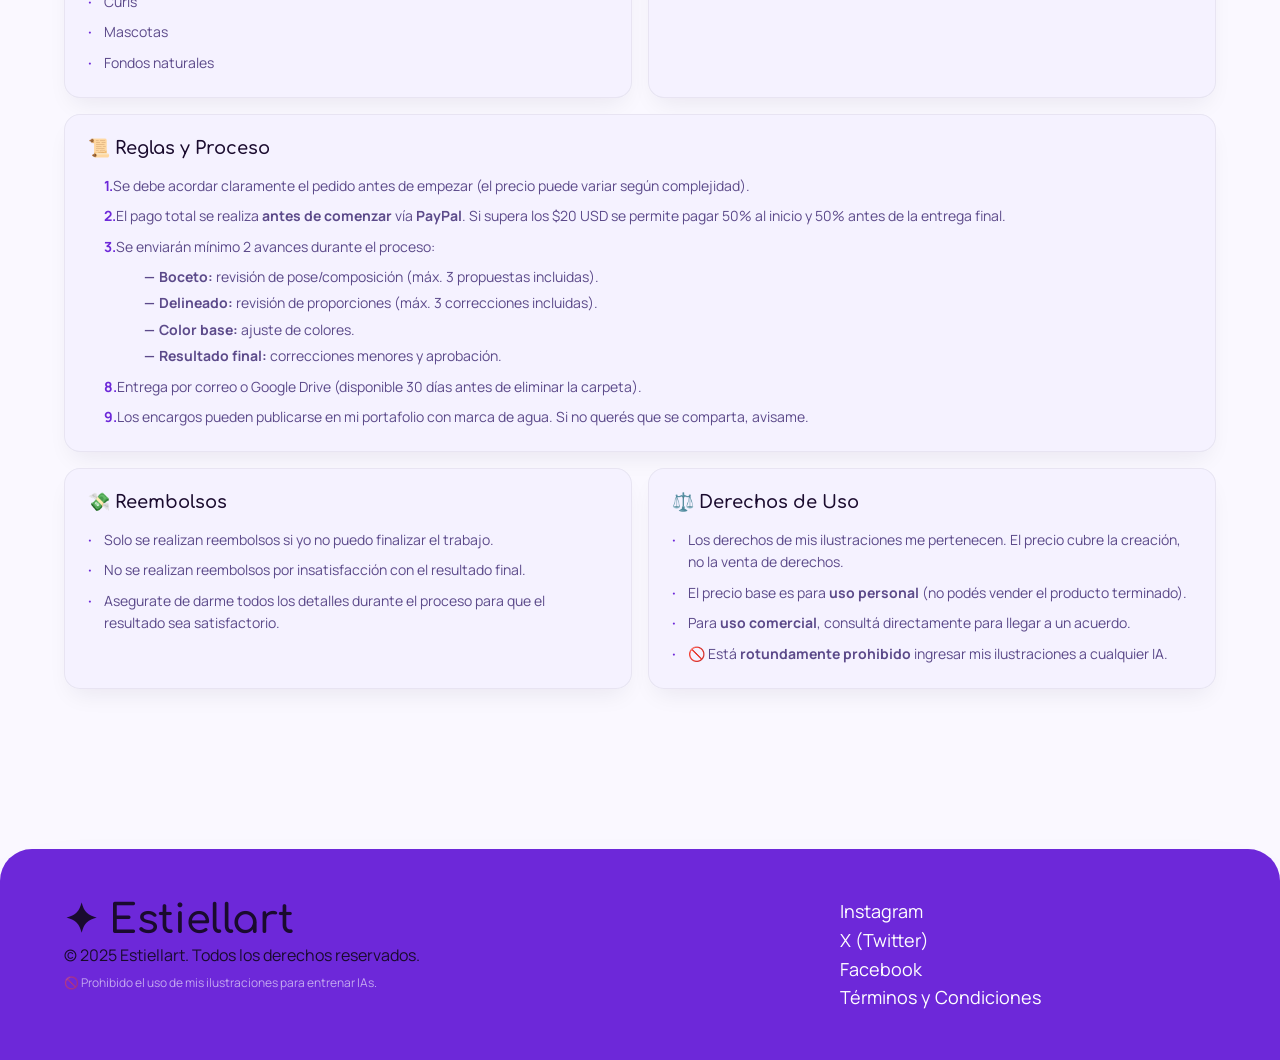
<file: contacto.html>
<!DOCTYPE html>
<html lang="es">
  <head>
    <meta charset="UTF-8" />
    <meta name="viewport" content="width=device-width, initial-scale=1.0" />
    <title>Contacto | Estiellart</title>
    <meta name="description" content="Escribime para pedir tu comisión. Encontrá mis redes sociales, términos y condiciones, y métodos de pago." />

    <link rel="preconnect" href="https://fonts.googleapis.com" />
    <link rel="preconnect" href="https://fonts.gstatic.com" crossorigin />
    <link rel="stylesheet" href="https://fonts.googleapis.com/css2?family=Comfortaa:wght@300;400;500;600;700&family=Manrope:wght@200;300;400;500;600;700;800&display=swap" />
    <link rel="stylesheet" href="https://fonts.googleapis.com/css2?family=Material+Symbols+Outlined:opsz,wght,FILL,GRAD@24,300,0,0&display=swap" />

    <script>
      (function () {
        var t = 'light';
        try {
          t = localStorage.getItem('estiellart-theme') ||
            (window.matchMedia('(prefers-color-scheme: dark)').matches ? 'dark' : 'light');
        } catch (error) {
          t = window.matchMedia('(prefers-color-scheme: dark)').matches ? 'dark' : 'light';
        }
        document.documentElement.setAttribute('data-theme', t);
        document.documentElement.style.colorScheme = t;
      })();
    </script>

    <link rel="stylesheet" href="css/variables.css" />
    <link rel="stylesheet" href="css/base.css" />
    <link rel="stylesheet" href="css/components.css" />
    <link rel="stylesheet" href="css/layout.css" />
    <link rel="stylesheet" href="css/animations.css" />

    <script src="js/nav.js" defer></script>
    <script src="js/form.js" defer></script>
    <script src="js/main.js" defer></script>
    <script src="js/theme.js" defer></script>
    <script src="js/i18n.js" defer></script>
  </head>
  <body>
    <header>
      <nav class="nav" role="navigation" aria-label="Main navigation">
        <a class="nav__brand" href="index.html">✦ Estiellart</a>

        <div class="nav__links" id="nav-links">
          <a class="nav__link" href="index.html" data-page="gallery">Galería</a>
          <a class="nav__link" href="comisiones.html" data-page="commissions">Encargos</a>
          <a class="nav__link nav__link--active" href="contacto.html" data-page="contact">Contacto</a>
        </div>

        <div class="nav__controls">
          <button class="nav__icon-btn" id="theme-toggle" type="button" aria-label="Cambiar tema">
            <span id="theme-icon" aria-hidden="true">☀️</span>
          </button>
          <button class="nav__lang-btn" id="lang-toggle" type="button" aria-label="Cambiar idioma">
            <span id="lang-label" aria-hidden="true">EN</span>
          </button>
        </div>

        <button
          class="nav__toggle"
          type="button"
          aria-label="Abrir menú de navegación"
          aria-expanded="false"
          aria-controls="nav-links"
          id="nav-toggle"
        >
          <span class="material-symbols-outlined" aria-hidden="true">menu</span>
        </button>
      </nav>
    </header>

    <main>
      <!-- =================== HEADER =================== -->
      <section class="contact-header reveal" aria-labelledby="contact-title">
        <div class="orb orb--primary orb--contact-primary"></div>
        <div class="orb orb--gold orb--contact-gold"></div>

        <div class="container contact-header__container">
          <article class="contact-header__content">
            <p class="label">Hablemos</p>
            <h1 class="contact-header__title" id="contact-title">
              Empecemos algo
              <span class="contact-header__title--accent">hermoso.</span>
            </h1>
            <p class="contact-header__description">
              ¿Tenés una idea en mente? Contame tu visión, personaje y estilo preferido
              y te respondo a la brevedad.
            </p>
          </article>
        </div>
      </section>

      <!-- =================== CONTACT FORM + SIDEBAR =================== -->
      <section class="contact reveal" aria-labelledby="contact-form-title">
        <div class="container contact__container">
          <div class="contact__layout">

            <!-- FORM -->
            <article class="contact__form-card card" id="contact-form-card">
              <header class="contact__form-header">
                <p class="label">Solicitud de Comisión</p>
                <h2 class="contact__form-title" id="contact-form-title">Enviar Mensaje</h2>
              </header>

              <form class="form" id="contact-form" novalidate>
                <div class="form__group">
                  <label class="label" for="name">Nombre / Alias</label>
                  <input
                    class="input"
                    type="text"
                    id="name"
                    name="name"
                    placeholder="Tu nombre o alias artístico"
                    autocomplete="name"
                    required
                  />
                  <span class="form__error" id="name-error" aria-live="polite"></span>
                </div>

                <div class="form__group">
                  <label class="label" for="email">Correo Electrónico</label>
                  <input
                    class="input"
                    type="email"
                    id="email"
                    name="email"
                    placeholder="tucorreo@ejemplo.com"
                    autocomplete="email"
                    required
                  />
                  <span class="form__error" id="email-error" aria-live="polite"></span>
                </div>

                <div class="form__group">
                  <label class="label" for="subject">Tipo de Comisión</label>
                  <select class="select" id="subject" name="subject" required>
                    <option value="">Seleccioná el tipo</option>
                    <option value="full-color">Full Color</option>
                    <option value="sketch-bw">Sketch en B&N</option>
                    <option value="sketch-color">Sketch con Color</option>
                    <option value="chibi">Chibi</option>
                    <option value="ternurin">Ternurín</option>
                    <option value="porcelanita">Porcelanita</option>
                    <option value="ych-relicario">YCH Relicario</option>
                    <option value="otro">Otro / Consulta general</option>
                  </select>
                  <span class="form__error" id="subject-error" aria-live="polite"></span>
                </div>

                <div class="form__group">
                  <label class="label" for="message">Descripción de tu comisión</label>
                  <textarea
                    class="textarea"
                    id="message"
                    name="message"
                    rows="6"
                    placeholder="Contame tu idea: personaje, pose, expresión, colores, referencias, ocasión especial... ¡todo suma!"
                    autocomplete="off"
                    required
                  ></textarea>
                  <span class="form__error" id="message-error" aria-live="polite"></span>
                </div>

                <div class="form__group form__group--hidden" aria-hidden="true">
                  <label class="label" for="website">Sitio web</label>
                  <input class="input" type="text" id="website" name="_honey" tabindex="-1" autocomplete="off" />
                </div>

                <p class="form__consent" id="form-consent-note">
                  Al enviar este formulario aceptás compartir estos datos con FormSubmit para procesar tu consulta por email.
                </p>

                <button class="btn btn--commission form__submit" type="submit" id="form-submit-btn">
                  ✦ Enviar solicitud
                </button>
              </form>
            </article>

            <!-- SIDEBAR -->
            <aside class="contact__sidebar" aria-label="Información de contacto y redes">

              <article class="contact-details card" id="contact-details-card">
                <h2 class="contact-details__title">Información de Contacto</h2>

                <div class="contact-details__item">
                  <div class="contact-details__icon" aria-hidden="true">
                    <span class="material-symbols-outlined">schedule</span>
                  </div>
                  <div class="contact-details__text">
                    <p class="label">Tiempo de respuesta</p>
                    <p class="contact-details__value">Generalmente en menos de 48 horas hábiles</p>
                  </div>
                </div>

                <div class="contact-details__item">
                  <div class="contact-details__icon" aria-hidden="true">
                    <span class="material-symbols-outlined">payments</span>
                  </div>
                  <div class="contact-details__text">
                    <p class="label">Método de Pago</p>
                    <p class="contact-details__value">PayPal · Pago antes de comenzar</p>
                  </div>
                </div>

                <div class="contact-details__item">
                  <div class="contact-details__icon" aria-hidden="true">
                    <span class="material-symbols-outlined">check_circle</span>
                  </div>
                  <div class="contact-details__text">
                    <p class="label">Estado actual</p>
                    <p class="contact-details__value contact-details__value--open">
                      <span class="contact-details__dot" aria-hidden="true"></span>
                      Encargos Abiertos
                    </p>
                  </div>
                </div>
              </article>

              <article class="contact-socials" id="contact-socials-card">
                <h2 class="contact-socials__title">Redes Sociales</h2>
                <div class="contact-socials__list" role="list" aria-label="Redes sociales de Estiellart">
                  <a
                    class="contact-socials__pill"
                    href="https://www.instagram.com/estiellart/"
                    target="_blank"
                    rel="noopener noreferrer"
                    role="listitem"
                    aria-label="Instagram de Estiellart"
                  >📷 Instagram</a>
                  <a
                    class="contact-socials__pill"
                    href="https://x.com/estiellart"
                    target="_blank"
                    rel="noopener noreferrer"
                    role="listitem"
                    aria-label="X / Twitter de Estiellart"
                  >𝕏 Twitter/X</a>
                  <a
                    class="contact-socials__pill"
                    href="https://www.facebook.com/Estiellart/"
                    target="_blank"
                    rel="noopener noreferrer"
                    role="listitem"
                    aria-label="Facebook de Estiellart"
                  >📘 Facebook</a>
                </div>
              </article>

              <article class="contact-featured" aria-label="Arte destacado de Estiellart">
                <div class="placeholder contact-featured__image"></div>
                <div class="contact-featured__caption card">
                  <p>Cada trazo cuenta una historia. ✦</p>
                </div>
              </article>
            </aside>
          </div>
        </div>
      </section>

      <!-- =================== TÉRMINOS Y CONDICIONES =================== -->
      <section class="tos reveal" id="tos" aria-labelledby="tos-title">
        <div class="container">
          <header class="tiers__header">
            <p class="label">Legal</p>
            <h2 id="tos-title">Términos y Condiciones</h2>
            <div class="section-divider"></div>
          </header>

          <div class="tos__grid">
            <article class="tos__block card" id="tos-do">
              <h3 class="tos__block-title">✅ Acepto dibujar (I Do)</h3>
              <ul class="tos__list">
                <li>Personajes (personas reales, OC's, etc.)</li>
                <li>Furry (diseños sencillos)</li>
                <li>Fan arts</li>
                <li>Selfship</li>
                <li>Hojas estilo journal</li>
                <li>Curis</li>
                <li>Mascotas</li>
                <li>Fondos naturales</li>
              </ul>
            </article>

            <article class="tos__block card" id="tos-dont">
              <h3 class="tos__block-title">🚫 No acepto (I Don't)</h3>
              <ul class="tos__list tos__list--dont">
                <li>Mecha</li>
                <li>Gore</li>
                <li>NSFW</li>
                <li>Ilustraciones que inciten al odio</li>
                <li>Recolorear o imitar el estilo de otro artista</li>
              </ul>
            </article>

            <article class="tos__block tos__block--wide card" id="tos-rules">
              <h3 class="tos__block-title">📜 Reglas y Proceso</h3>
              <ol class="tos__list tos__list--ordered">
                <li>Se debe acordar claramente el pedido antes de empezar (el precio puede variar según complejidad).</li>
                <li>El pago total se realiza <strong>antes de comenzar</strong> vía <strong>PayPal</strong>. Si supera los $20 USD se permite pagar 50% al inicio y 50% antes de la entrega final.</li>
                <li>Se enviarán mínimo 2 avances durante el proceso:
                  <ul class="tos__sublist">
                    <li><strong>Boceto:</strong> revisión de pose/composición (máx. 3 propuestas incluidas).</li>
                    <li><strong>Delineado:</strong> revisión de proporciones (máx. 3 correcciones incluidas).</li>
                    <li><strong>Color base:</strong> ajuste de colores.</li>
                    <li><strong>Resultado final:</strong> correcciones menores y aprobación.</li>
                  </ul>
                </li>
                <li>Entrega por correo o Google Drive (disponible 30 días antes de eliminar la carpeta).</li>
                <li>Los encargos pueden publicarse en mi portafolio con marca de agua. Si no querés que se comparta, avisame.</li>
              </ol>
            </article>

            <article class="tos__block card" id="tos-refunds">
              <h3 class="tos__block-title">💸 Reembolsos</h3>
              <ul class="tos__list">
                <li>Solo se realizan reembolsos si yo no puedo finalizar el trabajo.</li>
                <li>No se realizan reembolsos por insatisfacción con el resultado final.</li>
                <li>Asegurate de darme todos los detalles durante el proceso para que el resultado sea satisfactorio.</li>
              </ul>
            </article>

            <article class="tos__block card" id="tos-rights">
              <h3 class="tos__block-title">⚖️ Derechos de Uso</h3>
              <ul class="tos__list">
                <li>Los derechos de mis ilustraciones me pertenecen. El precio cubre la creación, no la venta de derechos.</li>
                <li>El precio base es para <strong>uso personal</strong> (no podés vender el producto terminado).</li>
                <li>Para <strong>uso comercial</strong>, consultá directamente para llegar a un acuerdo.</li>
                <li>🚫 Está <strong>rotundamente prohibido</strong> ingresar mis ilustraciones a cualquier IA.</li>
              </ul>
            </article>
          </div>
        </div>
      </section>
    </main>

    <footer class="footer">
      <div class="container footer__inner">
        <article class="footer__brand">
          <h2 class="footer__title">✦ Estiellart</h2>
          <p class="footer__copyright">© 2025 Estiellart. Todos los derechos reservados.</p>
          <p class="footer__anti-ai">🚫 Prohibido el uso de mis ilustraciones para entrenar IAs.</p>
        </article>

        <article class="footer__meta">
          <ul class="footer__socials" aria-label="Redes sociales">
            <li><a class="footer__link" href="https://www.instagram.com/estiellart/" target="_blank" rel="noopener noreferrer">Instagram</a></li>
            <li><a class="footer__link" href="https://x.com/estiellart" target="_blank" rel="noopener noreferrer">X (Twitter)</a></li>
            <li><a class="footer__link" href="https://www.facebook.com/Estiellart/" target="_blank" rel="noopener noreferrer">Facebook</a></li>
          </ul>
          <a class="footer__link footer__link--privacy" href="#tos">Términos y Condiciones</a>
        </article>
      </div>
    </footer>
    <a class="fab-cta btn--commission" href="#contact-form" id="fab-commission-btn" aria-label="Ir al formulario de contacto">
      ✦ Hacer un encargo
    </a>
  </body>
</html>
</file>
<file: css/variables.css>
:root {
  /* === FONTS === */
  --font-headline: 'Comfortaa', cursive;
  --font-body: 'Manrope', sans-serif;
  --font-label: 'Manrope', sans-serif;
  --font-icon: 'Material Symbols Outlined', sans-serif;

  /* === COLORS: Dark Artistic Palette === */
  /* Fondo principal: casi negro con tinte violeta */
  --color-background: #0d0a14;
  --color-surface: #120f1a;

  /* Superficie de tarjetas */
  --color-surface-variant: #1e1a2a;
  --color-surface-container-lowest: #181422;
  --color-surface-container-low: #1e1a2a;
  --color-surface-container: #251f35;
  --color-surface-container-high: #2d2640;
  --color-surface-container-highest: #36304d;

  /* Texto sobre el fondo oscuro */
  --color-on-surface: #ede8f7;
  --color-on-surface-variant: #a899c7;
  --color-on-primary: #ffffff;

  /* Acento primario: Rosa-Lavanda vibrante */
  --color-primary: #c084fc;
  --color-primary-container: #7c3aed;
  --color-primary-glow: rgba(124, 58, 237, 0.4);

  /* Acento secundario: Rosa hot */
  --color-secondary: #f472b6;
  --color-secondary-container: rgba(244, 114, 182, 0.15);
  --color-on-secondary: #ffffff;

  /* Acento terciario: Dorado/Amarillo */
  --color-tertiary: #fbbf24;
  --color-tertiary-fixed: #fbbf24;
  --color-tertiary-fixed-dim: #f59e0b;
  --color-on-tertiary-container: #451a03;

  /* Estado: Error y Éxito */
  --color-error: #f87171;
  --color-success-700: #4ade80;
  --color-success-500: #22c55e;
  --color-success-100: #dcfce7;

  /* Outline */
  --color-outline-variant: rgba(255, 255, 255, 0.08);
  --color-outline-soft: rgba(255, 255, 255, 0.06);

  /* Glassmorphism: fondo del nav */
  --color-glass-nav: rgba(13, 10, 20, 0.75);
  --color-overlay-dark: rgba(13, 10, 20, 0.7);

  /* === SHAPE === */
  --radius-squircle: 16px;
  --radius-squircle-lg: 32px;
  --radius-pill: 9999px;

  /* === SHADOWS (glow-based para dark mode) === */
  --shadow-hero: 0 40px 80px -20px rgba(124, 58, 237, 0.3);
  --shadow-card: 0 12px 24px -8px rgba(0, 0, 0, 0.5);
  --shadow-nav: 0 24px 40px -15px rgba(0, 0, 0, 0.4);
  --shadow-form: 0 32px 64px -20px rgba(0, 0, 0, 0.3);
  --shadow-hover: 0 20px 40px -12px rgba(124, 58, 237, 0.25);
  --shadow-glow-primary: 0 0 40px rgba(192, 132, 252, 0.2);
  --shadow-glow-secondary: 0 0 40px rgba(244, 114, 182, 0.2);

  /* === SPACING === */
  --space-2xs: 0.125rem;
  --space-xs: 0.25rem;
  --space-sm: 0.5rem;
  --space-md: 1rem;
  --space-lg: 1.5rem;
  --space-xl: 2rem;
  --space-2xl: 3rem;
  --space-3xl: 4rem;
  --space-4xl: 6rem;

  /* === TYPOGRAPHY SCALE === */
  --text-xs: 0.75rem;
  --text-sm: 0.875rem;
  --text-md: 1rem;
  --text-lg: 1.125rem;
  --text-xl: 1.375rem;
  --text-2xl: clamp(1.75rem, 1.3rem + 2vw, 2.5rem);
  --text-3xl: clamp(2.25rem, 1.6rem + 3vw, 3.5rem);

  /* === LAYOUT === */
  --container-max: 72rem;
  --container-padding: var(--space-md);
  --nav-offset-top: var(--space-md);
  --nav-z-index: 1000;

  /* === TRANSITIONS === */
  --transition-tonal: background-color 0.3s ease, color 0.3s ease;
  --transition-hover: transform 0.3s ease, box-shadow 0.3s ease;
  --transition-image: transform 0.5s ease;
  --transition-overlay: opacity 0.3s ease;
  --transition-fast: 0.2s ease;

  /* === GRADIENTS === */
  --gradient-hero: linear-gradient(135deg, #0d0a14 0%, #1a0b2e 50%, #0d0a14 100%);
  --gradient-card-overlay: linear-gradient(to top, rgba(13, 10, 20, 0.95) 0%, rgba(13, 10, 20, 0.4) 60%, transparent 100%);
  --gradient-accent: linear-gradient(135deg, #c084fc, #f472b6);
  --gradient-gold: linear-gradient(135deg, #fbbf24, #f59e0b);
  --gradient-cta: linear-gradient(135deg, #7c3aed 0%, #a855f7 50%, #c084fc 100%);
}

/* ============================================================
   TEMA CLARO
   ============================================================ */
[data-theme="light"] {
  color-scheme: light;

  --color-background:                  #faf8ff;
  --color-surface:                     #f3f0ff;
  --color-surface-variant:             #e8e0ff;
  --color-surface-container-lowest:    #ffffff;
  --color-surface-container-low:       #f5f2ff;
  --color-surface-container:           #ede8ff;
  --color-surface-container-high:      #e3dcff;
  --color-surface-container-highest:   #d8ceff;

  --color-on-surface:         #1a0b2e;
  --color-on-surface-variant: #5c4a8a;
  --color-on-primary:         #ffffff;
  --color-on-secondary:       #ffffff;

  --color-primary:           #6d28d9;
  --color-primary-container: #6d28d9;
  --color-primary-glow:      rgba(109, 40, 217, 0.15);
  --color-secondary:         #be185d;
  --color-secondary-container: rgba(190, 24, 93, 0.1);
  --color-tertiary:          #d97706;
  --color-tertiary-fixed:    rgba(217, 119, 6, 0.15);

  --color-glass-nav:      rgba(250, 248, 255, 0.88);
  --color-overlay-dark:   rgba(26, 11, 46, 0.55);
  --color-outline-variant: rgba(26, 11, 46, 0.1);
  --color-outline-soft:    rgba(26, 11, 46, 0.06);

  --shadow-hero:  0 40px 80px -20px rgba(109, 40, 217, 0.12);
  --shadow-card:  0 12px 24px -8px rgba(26, 11, 46, 0.08);
  --shadow-nav:   0 24px 40px -15px rgba(26, 11, 46, 0.06);
  --shadow-form:  0 32px 64px -20px rgba(26, 11, 46, 0.05);
  --shadow-hover: 0 20px 40px -12px rgba(109, 40, 217, 0.15);
  --shadow-glow-primary:   0 0 40px rgba(109, 40, 217, 0.12);
  --shadow-glow-secondary: 0 0 40px rgba(190, 24, 93, 0.08);

  --gradient-hero: linear-gradient(135deg, #faf8ff 0%, #f0e8ff 50%, #faf8ff 100%);
  --gradient-card-overlay: linear-gradient(to top, rgba(26, 11, 46, 0.92) 0%, rgba(26, 11, 46, 0.35) 60%, transparent 100%);
}

/* Orbes más sutiles en modo claro */
[data-theme="light"] .orb--primary {
  background: radial-gradient(circle, rgba(109, 40, 217, 0.1) 0%, transparent 70%);
}
[data-theme="light"] .orb--secondary {
  background: radial-gradient(circle, rgba(190, 24, 93, 0.08) 0%, transparent 70%);
}
[data-theme="light"] .orb--gold {
  background: radial-gradient(circle, rgba(251, 191, 36, 0.1) 0%, transparent 70%);
}
</file>
<file: css/base.css>
/* === RESET === */
*,
*::before,
*::after {
  box-sizing: border-box;
}

* {
  margin: 0;
}

html {
  -webkit-text-size-adjust: 100%;
  color-scheme: light dark;
}

body {
  min-height: 100vh;
  background: var(--color-background);
  color: var(--color-on-surface);
  font-family: var(--font-body);
  font-size: var(--text-md);
  line-height: 1.6;
  text-rendering: optimizeLegibility;
  -webkit-font-smoothing: antialiased;
}

img,
picture,
video,
canvas,
svg {
  display: block;
  max-width: 100%;
}

input,
button,
textarea,
select {
  font: inherit;
  color: inherit;
}

button {
  border: 0;
  background: transparent;
  cursor: pointer;
}

a {
  color: inherit;
  text-decoration: none;
  transition: var(--transition-tonal);
}

ul,
ol {
  list-style: none;
  padding: 0;
}

/* === TYPOGRAPHY === */
h1,
h2,
h3,
h4,
h5,
h6 {
  font-family: var(--font-headline);
  color: var(--color-on-surface);
  line-height: 1.15;
  text-wrap: balance;
}

h1 {
  font-size: var(--text-3xl);
  font-weight: 700;
  letter-spacing: -0.02em;
}

h2 {
  font-size: var(--text-2xl);
  font-weight: 600;
  letter-spacing: -0.01em;
}

h3 {
  font-size: clamp(1.5rem, 1.2rem + 1.5vw, 2rem);
  font-weight: 600;
}

h4 {
  font-size: clamp(1.25rem, 1.05rem + 1vw, 1.5rem);
  font-weight: 600;
}

h5 {
  font-size: var(--text-lg);
  font-weight: 600;
}

h6 {
  font-size: var(--text-md);
  font-weight: 600;
}

p {
  font-family: var(--font-body);
  font-size: var(--text-md);
  font-weight: 400;
  color: var(--color-on-surface);
  text-wrap: pretty;
}

.label {
  display: inline-block;
  font-family: var(--font-label);
  font-size: var(--text-xs);
  font-weight: 700;
  letter-spacing: 0.08em;
  text-transform: uppercase;
  color: var(--color-on-surface-variant);
}

.material-symbols-outlined {
  font-family: var(--font-icon);
  font-weight: 300;
  font-style: normal;
  font-size: 1.5rem;
  line-height: 1;
  display: inline-block;
  letter-spacing: normal;
  text-transform: none;
  white-space: nowrap;
  word-wrap: normal;
  direction: ltr;
  -webkit-font-smoothing: antialiased;
}

@media (min-width: 768px) {
  body {
    font-size: var(--text-lg);
  }
}
</file>
<file: css/components.css>
/* === GENERIC SECTION SPACING === */
main > section {
  padding-block: var(--space-3xl);
}

/* === SECTION HEADERS === */
.section-header,
.gallery__header,
.tiers__header,
.process__header,
.prints__header {
  margin-bottom: var(--space-xl);
  display: flex;
  align-items: center;
  gap: var(--space-md);
  flex-wrap: wrap;
}

.section-divider {
  flex-grow: 1;
  height: 2px;
  background: var(--color-surface-container-highest);
}

/* === DECORATIVE CIRCLES === */
.deco-circle,
.hero__deco-circle {
  position: absolute;
  border-radius: 50%;
  filter: blur(96px);
  pointer-events: none;
  z-index: -1;
}

.deco-circle--primary,
.hero__deco-circle {
  background: var(--color-primary-container);
}

.deco-circle--secondary {
  background: var(--color-secondary);
}

.deco-circle--tertiary {
  background: var(--color-tertiary-fixed);
}

/* === CARD === */
.card,
.tier,
.tier-card,
.contact-form,
.contact__form-card,
.sidebar-card,
.contact-details,
.contact-socials,
.process__step {
  border-radius: var(--radius-squircle);
  background: var(--color-surface-container-low);
  box-shadow: var(--shadow-card), inset 0 0 0 1px var(--color-outline-soft);
  transition: var(--transition-hover), var(--transition-tonal);
}

.card:hover,
.tier:hover,
.tier-card:hover,
.process__step:hover {
  box-shadow: var(--shadow-hover), inset 0 0 0 1px var(--color-outline-soft);
  transform: translateY(-4px);
}

.card__image-wrapper,
.tier__image-wrapper,
.tier-card__image-wrapper,
.featured-image,
.contact-featured {
  overflow: hidden;
  position: relative;
}

.card__image,
.tier__image,
.tier-card__image,
.shop-item__image {
  width: 100%;
  height: 100%;
  object-fit: cover;
  transition: var(--transition-image);
}

.card__overlay,
.gallery__overlay,
.shop-item__overlay {
  position: absolute;
  inset: 0;
  background: linear-gradient(
    to top,
    color-mix(in srgb, var(--color-primary-container) 60%, transparent),
    transparent
  );
  opacity: 0;
  display: flex;
  align-items: flex-end;
  padding: var(--space-md);
  transition: var(--transition-overlay);
}

.card:hover .card__image {
  transform: scale(1.05);
}

.card:hover .card__overlay {
  opacity: 1;
}

.card__title,
.gallery__overlay-title {
  color: var(--color-on-primary);
  font-family: var(--font-headline);
  font-weight: 700;
}

.card__subtitle,
.gallery__overlay-subtitle {
  color: color-mix(in srgb, var(--color-on-primary) 80%, transparent);
  font-size: var(--text-sm);
}

/* === BUTTONS === */
.btn {
  display: inline-flex;
  align-items: center;
  justify-content: center;
  gap: var(--space-sm);
  padding: 0.75rem 1.5rem;
  border: none;
  border-radius: var(--radius-squircle);
  font-family: var(--font-body);
  font-weight: 600;
  cursor: pointer;
  transition: var(--transition-hover), var(--transition-tonal);
}

.btn--primary {
  background: var(--color-primary-container);
  color: var(--color-on-primary);
}

.btn--accent {
  background: var(--color-tertiary-fixed);
  color: var(--color-on-surface);
}

.btn--ghost {
  background: transparent;
  color: var(--color-on-surface);
}

.btn--ghost:hover {
  text-decoration: underline;
  text-decoration-color: var(--color-tertiary-fixed-dim);
  text-underline-offset: 0.2em;
}

.btn:active {
  transform: scale(0.95);
}

/* Fix: .btn overrides .nav__cta display on mobile */
@media (max-width: 768px) {
  .nav__cta.btn,
  .nav__cta {
    display: none !important;
  }
}

@media (min-width: 768px) {
  .nav__cta.btn,
  .nav__cta {
    display: inline-flex !important;
  }
}

.btn--full,
.form__submit {
  width: 100%;
  justify-content: center;
}

.btn--success {
  background: var(--color-success-500);
  color: var(--color-on-primary);
}

/* === HERO / HOME === */
.hero,
.store-header {
  padding-top: calc(var(--space-4xl) + 4.5rem);
}

.hero__container {
  display: flex;
  align-items: center;
  gap: var(--space-2xl);
}

.hero__content {
  flex: 1;
  display: flex;
  flex-direction: column;
  gap: var(--space-md);
}

.hero__title--accent,
.store-header__title--accent,
.contact-header__title--accent {
  color: var(--color-secondary);
}

.hero__actions {
  display: flex;
  flex-wrap: wrap;
  gap: var(--space-sm);
}

.hero__media {
  flex: 1;
  min-width: 0;
  position: relative;
}

.hero__image {
  width: 100%;
  aspect-ratio: 4 / 5;
  object-fit: cover;
  display: block;
  border-radius: var(--radius-squircle-lg);
  box-shadow: var(--shadow-hero), inset 0 0 0 1px var(--color-outline-soft);
  background: var(--color-surface-container-high);
}

.orb--home-primary {
  width: 50vw;
  height: 50vw;
  top: -15%;
  left: -15%;
}

.orb--home-secondary {
  width: 35vw;
  height: 35vw;
  top: 10%;
  right: -10%;
}

.orb--home-gold {
  width: 25vw;
  height: 25vw;
  bottom: 5%;
  left: 30%;
}

.hero__deco-circle {
  width: 12rem;
  height: 12rem;
  right: -2rem;
  bottom: -2rem;
  opacity: 0.35;
}

/* === GALLERY === */
.gallery__container,
.shop-bento__container,
.tiers__container,
.process__container,
.prints__container,
.contact__container,
.store-header__container,
.contact-header__container {
  display: grid;
  gap: var(--space-xl);
}

.gallery__grid {
  display: grid;
  grid-template-columns: repeat(12, minmax(0, 1fr));
  gap: var(--space-md);
}

.gallery__item--large {
  grid-column: span 8;
}

.gallery__item--small,
.gallery__item--portrait,
.gallery__item--square {
  grid-column: span 4;
}

@media (max-width: 768px) {
  .gallery__grid {
    grid-template-columns: 1fr;
  }

  .gallery__item--large,
  .gallery__item--small,
  .gallery__item--portrait,
  .gallery__item--square {
    grid-column: span 1;
  }
}

.gallery__item {
  position: relative;
  border-radius: var(--radius-squircle);
  overflow: hidden;
  box-shadow: var(--shadow-card), inset 0 0 0 1px var(--color-outline-soft);
}

.gallery__media {
  width: 100%;
  height: 100%;
}

.gallery__media--landscape {
  aspect-ratio: 16 / 9;
  object-fit: cover;
  display: block;
}

.gallery__media--square {
  aspect-ratio: 1 / 1;
  object-fit: cover;
  display: block;
}

.gallery__media--portrait {
  aspect-ratio: 3 / 4;
  object-fit: cover;
  display: block;
}

.gallery__item:hover .gallery__overlay {
  opacity: 1;
}

/* === SHOP BENTO / PROCESS (BENTO) === */
.shop-bento {
  background: var(--color-primary-container);
  color: var(--color-on-primary);
  border-radius: var(--radius-squircle-lg);
  margin-top: var(--space-2xl);
}

.shop-bento .label,
.shop-bento__title,
.shop-bento__description {
  color: var(--color-on-primary);
}

.shop-bento__container {
  grid-template-columns: 1.1fr 1fr;
  align-items: center;
}

.shop-bento__content {
  display: grid;
  gap: var(--space-md);
}

.shop-bento__grid,
.bento,
.process__grid {
  display: grid;
  grid-template-columns: repeat(2, minmax(0, 1fr));
  gap: var(--space-md);
}

.shop-bento__item,
.bento__item,
.process__step {
  border-radius: var(--radius-squircle);
  overflow: hidden;
}

.shop-bento__media {
  aspect-ratio: 1 / 1;
  position: relative;
  overflow: hidden;
  border-radius: inherit;
  background: color-mix(in srgb, var(--color-on-primary) 8%, transparent);
}

.shop-bento__image {
  width: 100%;
  height: 100%;
  object-fit: cover;
  display: block;
}

.bento__item:nth-child(even),
.process__step--offset,
.mt-8 {
  margin-top: var(--space-lg);
}

/* === TIERS === */
.tiers__grid {
  display: grid;
  grid-template-columns: repeat(3, minmax(0, 1fr));
  gap: var(--space-md);
}

.tier,
.tier-card {
  position: relative;
  padding: var(--space-md);
}

.tier--popular,
.tier-card--popular {
  position: relative;
}

.tier__badge,
.tier-card__badge {
  position: absolute;
  top: var(--space-sm);
  right: var(--space-sm);
  z-index: 2;
  background: var(--color-secondary);
  color: var(--color-on-secondary);
  border-radius: var(--radius-pill);
  padding: var(--space-xs) var(--space-sm);
  font-family: var(--font-label);
  font-size: var(--text-xs);
  font-weight: 700;
}

.tier__image-wrapper,
.tier-card__image,
.tier-card__image-wrapper {
  aspect-ratio: 1 / 1;
  border-radius: var(--radius-squircle);
  background: var(--color-surface-container-high);
}

.tier-card__image {
  width: 100%;
  object-fit: cover;
  display: block;
}

.tier-card__image--muted {
  filter: grayscale(0.3);
}

.tier:hover .tier__image,
.tier-card:hover .tier-card__image {
  transform: scale(1.05);
}

.tier__content,
.tier-card {
  display: flex;
  flex-direction: column;
  gap: var(--space-sm);
}

.tier__name,
.tier-card__title {
  font-family: var(--font-headline);
  font-size: var(--text-xl);
  font-weight: 600;
}

.tier__price,
.tier-card__price {
  display: inline-flex;
  width: fit-content;
  padding: var(--space-xs) var(--space-sm);
  border-radius: var(--radius-squircle);
  background: color-mix(in srgb, var(--color-tertiary-fixed) 15%, transparent);
  color: var(--color-on-tertiary-container);
  font-weight: 700;
}

.tier__description,
.tier-card__description,
.process__step-description,
.store-header__description,
.contact-header__description,
.gallery__subtitle {
  color: var(--color-on-surface-variant);
}

/* === BADGES === */
.badge,
.store-header__status {
  display: inline-flex;
  align-items: center;
  justify-content: center;
  gap: var(--space-xs);
  padding: var(--space-xs) var(--space-sm);
  border-radius: var(--radius-pill);
  font-family: var(--font-label);
  font-size: var(--text-xs);
  font-weight: 700;
  background: var(--color-surface-container);
  color: var(--color-on-surface);
}

.badge--green,
.store-header__status {
  background: color-mix(in srgb, var(--color-success-500) 10%, transparent);
  color: var(--color-success-700);
}

.badge--green::before,
.store-header__status-dot {
  content: '';
  width: 8px;
  height: 8px;
  border-radius: 50%;
  background: var(--color-success-500);
  display: inline-block;
}

/* === FORMS === */
.form {
  display: grid;
  gap: var(--space-sm);
}

.form__group {
  margin-bottom: var(--space-sm);
  display: flex;
  flex-direction: column;
  gap: var(--space-xs);
}

.form__error {
  display: none;
  min-height: 1.25rem;
  color: var(--color-error);
  font-size: var(--text-sm);
}

.form__error--visible {
  display: block;
}

.form__consent {
  font-size: var(--text-sm);
  color: var(--color-on-surface-variant);
  margin-top: var(--space-xs);
}

.form__group--hidden {
  position: absolute;
  width: 1px;
  height: 1px;
  overflow: hidden;
  clip: rect(0, 0, 0, 0);
  white-space: nowrap;
  clip-path: inset(50%);
}

.contact-details__value--open {
  color: var(--color-success-700);
}

.contact-details__dot {
  display: inline-block;
  width: 8px;
  height: 8px;
  border-radius: 50%;
  background: var(--color-success-700);
  margin-right: 6px;
}

.input,
.select,
.textarea {
  width: 100%;
  padding: 0.875rem 1rem;
  border: none;
  border-radius: var(--radius-squircle);
  background: var(--color-surface-container-lowest);
  box-shadow: inset 0 0 0 1px var(--color-outline-soft);
  font-family: var(--font-body);
  color: var(--color-on-surface);
  transition: var(--transition-tonal), var(--transition-hover);
}

.textarea {
  resize: vertical;
}

.input:focus,
.select:focus,
.textarea:focus {
  outline: none;
  box-shadow:
    inset 0 0 0 1px var(--color-secondary),
    0 0 0 4px color-mix(in srgb, var(--color-secondary-container) 40%, transparent);
}

.input--error {
  box-shadow: inset 0 0 0 1px var(--color-error);
}

/* === FILTER BUTTONS === */
.filter-btn {
  padding: var(--space-sm) var(--space-md);
  border: none;
  border-radius: var(--radius-squircle);
  background: transparent;
  font-family: var(--font-label);
  font-size: var(--text-xs);
  font-weight: 700;
  cursor: pointer;
  transition: var(--transition-tonal), var(--transition-hover);
}

.filter-btn--active {
  background: var(--color-primary-container);
  color: var(--color-on-primary);
}

.filter-btn:hover {
  background: var(--color-surface-container-high);
}

.prints__filters {
  display: flex;
  flex-wrap: wrap;
  gap: var(--space-sm);
}

/* === SHOP ITEMS === */
.prints__grid,
.prints-grid {
  display: grid;
  grid-template-columns: repeat(4, minmax(0, 1fr));
  gap: var(--space-md);
}

.shop-item {
  position: relative;
  aspect-ratio: 3 / 4;
  overflow: hidden;
  border-radius: var(--radius-squircle);
  background: var(--color-surface-container-low);
  box-shadow: var(--shadow-card), inset 0 0 0 1px var(--color-outline-soft);
  transition: var(--transition-hover), var(--transition-tonal);
}

.shop-item:hover {
  transform: translateY(-4px);
  box-shadow: var(--shadow-hover), inset 0 0 0 1px var(--color-outline-soft);
}

.shop-item__content {
  position: absolute;
  left: var(--space-sm);
  right: var(--space-sm);
  bottom: var(--space-sm);
  z-index: 2;
  display: grid;
  gap: var(--space-xs);
}

.shop-item__overlay {
  position: absolute;
  inset: 0;
  background: color-mix(in srgb, var(--color-primary) 40%, transparent);
  opacity: 0;
  display: flex;
  align-items: center;
  justify-content: center;
  transition: var(--transition-overlay);
}

.shop-item:hover .shop-item__overlay {
  opacity: 1;
}

.shop-item__title,
.shop-item__price {
  color: var(--color-on-primary);
  text-shadow: 0 2px 8px color-mix(in srgb, var(--color-primary) 45%, transparent);
}

.shop-item__price {
  font-family: var(--font-headline);
  font-weight: 700;
}

.shop-item__icon {
  position: absolute;
  top: var(--space-sm);
  right: var(--space-sm);
  z-index: 2;
  width: 2.25rem;
  height: 2.25rem;
  border-radius: var(--radius-pill);
  display: inline-flex;
  align-items: center;
  justify-content: center;
  background: color-mix(in srgb, var(--color-on-primary) 90%, transparent);
  color: var(--color-primary-container);
}

.shop-item--hidden {
  display: none;
}

/* === PLACEHOLDER === */
.placeholder {
  display: flex;
  align-items: center;
  justify-content: center;
  border-radius: var(--radius-squircle);
  background: var(--color-surface-container-high);
  color: var(--color-on-surface-variant);
  font-family: var(--font-label);
}

/* === CONTACT === */
.contact-grid,
.contact__layout {
  display: grid;
  grid-template-columns: 1.4fr 1fr;
  gap: var(--space-md);
}

.contact-form,
.contact__form-card {
  padding: var(--space-lg);
}

.contact-sidebar,
.contact__sidebar {
  display: flex;
  flex-direction: column;
  gap: var(--space-md);
}

.sidebar-card,
.contact-details,
.contact-socials {
  padding: var(--space-md);
}

.sidebar-item,
.contact-details__item {
  display: flex;
  gap: var(--space-sm);
  align-items: center;
}

.sidebar-item + .sidebar-item,
.contact-details__item + .contact-details__item {
  margin-top: var(--space-sm);
}

.sidebar-item__icon,
.contact-details__icon {
  width: 2.75rem;
  height: 2.75rem;
  border-radius: var(--radius-squircle);
  background: var(--color-surface-container-lowest);
  box-shadow: inset 0 0 0 1px var(--color-outline-soft);
  display: inline-flex;
  align-items: center;
  justify-content: center;
  flex-shrink: 0;
}

.socials,
.contact-socials__list {
  display: flex;
  flex-wrap: wrap;
  gap: var(--space-sm);
}

.social-btn,
.contact-socials__pill {
  border: none;
  border-radius: var(--radius-pill);
  padding: var(--space-xs) var(--space-md);
  background: var(--color-surface-container-lowest);
  font-family: var(--font-body);
  transition: var(--transition-hover), var(--transition-tonal);
  cursor: pointer;
}

.social-btn:hover,
.contact-socials__pill:hover {
  box-shadow: var(--shadow-card), inset 0 0 0 1px var(--color-outline-soft);
  transform: translateY(-2px);
}

.featured-image,
.contact-featured {
  position: relative;
  border-radius: var(--radius-squircle);
}

.contact-featured__image {
  aspect-ratio: 4 / 3;
}

.featured-image__caption,
.contact-featured__caption {
  position: absolute;
  left: var(--space-sm);
  right: var(--space-sm);
  bottom: var(--space-sm);
  padding: var(--space-sm);
  border-radius: var(--radius-squircle);
  background: color-mix(in srgb, var(--color-surface-container-lowest) 80%, transparent);
  backdrop-filter: blur(12px);
  -webkit-backdrop-filter: blur(12px);
  text-align: center;
  font-family: var(--font-headline);
  font-size: var(--text-sm);
}

/* === HERO OVERRIDES (dark theme) === */
.hero,
.store-header {
  position: relative;
  overflow: hidden;
  padding-top: calc(var(--space-4xl) + 4.5rem);
}

.hero__container {
  position: relative;
  z-index: 1;
}

.hero__eyebrow {
  color: var(--color-primary);
  font-size: var(--text-sm);
}

.hero__title--accent {
  background: var(--gradient-accent);
  -webkit-background-clip: text;
  -webkit-text-fill-color: transparent;
  background-clip: text;
}

.store-header__title--accent,
.contact-header__title--accent {
  background: var(--gradient-accent);
  -webkit-background-clip: text;
  -webkit-text-fill-color: transparent;
  background-clip: text;
}

.hero__image-frame {
  position: relative;
}

.hero__image {
  border-radius: var(--radius-squircle-lg);
  box-shadow: var(--shadow-hero), 0 0 60px rgba(124, 58, 237, 0.25);
  background: var(--color-surface-container-high);
}

.hero__badge-status {
  position: absolute;
  bottom: var(--space-md);
  right: var(--space-md);
  background: color-mix(in srgb, var(--color-success-500) 12%, rgba(13,10,20,0.8));
  color: var(--color-success-700);
  backdrop-filter: blur(12px);
  border: 1px solid color-mix(in srgb, var(--color-success-500) 30%, transparent);
  border-radius: var(--radius-pill);
  padding: var(--space-xs) var(--space-sm);
  font-family: var(--font-label);
  font-size: var(--text-xs);
  font-weight: 700;
  display: inline-flex;
  align-items: center;
  gap: var(--space-xs);
}

.badge--open {
  background: color-mix(in srgb, var(--color-success-500) 12%, rgba(13,10,20,0.8));
  color: var(--color-success-700);
}

/* === PLACEHOLDER TEXT === */
.placeholder__text,
.shop-bento__label {
  color: var(--color-on-surface-variant);
  font-family: var(--font-label);
  font-size: var(--text-xs);
  font-weight: 700;
  letter-spacing: 0.05em;
  text-transform: uppercase;
}

/* === NAV BRAND OVERRIDE === */
.nav__brand {
  background: var(--gradient-accent);
  -webkit-background-clip: text;
  -webkit-text-fill-color: transparent;
  background-clip: text;
  font-size: var(--text-lg);
}

/* === PRICE BLOCK (grouped sets of tier-cards) === */
.price-block {
  padding-block: var(--space-xl);
  border-top: 1px solid var(--color-outline-variant);
}

.price-block:first-of-type {
  border-top: none;
}

.price-block__title {
  font-family: var(--font-headline);
  font-size: var(--text-xl);
  font-weight: 600;
  color: var(--color-on-surface);
  margin-bottom: var(--space-xs);
  display: flex;
  align-items: center;
  gap: var(--space-sm);
}

.price-block__dot {
  display: inline-block;
  width: 12px;
  height: 12px;
  border-radius: 50%;
  flex-shrink: 0;
}

.price-block__dot--accent {
  background: var(--gradient-accent);
}

.price-block__dot--neutral {
  background: #e5e7eb;
}

.price-block__dot--cta {
  background: var(--gradient-cta);
}

.price-block__dot--tertiary {
  background: var(--color-tertiary);
}

.price-block__dot--secondary {
  background: var(--color-secondary);
}

.price-block__dot--porcelain {
  background: linear-gradient(135deg, #fbcfe8, #c084fc);
}

.price-block__dot--gold {
  background: var(--gradient-gold);
}

.price-block__note {
  font-size: var(--text-sm);
  color: var(--color-on-surface-variant);
  margin-bottom: var(--space-lg);
}

/* === PRICE NOTES ASIDE === */
.price-notes {
  padding: var(--space-xl);
  background: var(--color-surface-container);
  margin-top: var(--space-xl);
}

.price-notes__title {
  font-family: var(--font-headline);
  font-size: var(--text-xl);
  font-weight: 600;
  margin-bottom: var(--space-md);
  color: var(--color-primary);
}

.price-notes__list {
  display: grid;
  gap: var(--space-sm);
  margin-bottom: var(--space-lg);
}

.price-notes__list li {
  font-size: var(--text-sm);
  color: var(--color-on-surface-variant);
  line-height: 1.6;
}

/* === PROCESS NUMBER GOLD === */
.process__number {
  font-family: var(--font-headline);
  font-size: clamp(2rem, 4vw, 3rem);
  font-weight: 700;
  line-height: 1;
  margin-bottom: var(--space-sm);
}

.process__number--gold {
  background: var(--gradient-gold);
  -webkit-background-clip: text;
  -webkit-text-fill-color: transparent;
  background-clip: text;
}

.process__step {
  padding: var(--space-lg);
}

/* === COMMISSION CTA SECTION === */
.commission-cta {
  padding-top: 0 !important;
}

.commission-cta__card {
  position: relative;
  overflow: hidden;
  text-align: center;
  padding: var(--space-4xl) var(--space-xl);
  border-radius: var(--radius-squircle-lg);
  background: var(--color-surface-container);
  border: 1px solid var(--color-outline-variant);
  display: flex;
  flex-direction: column;
  align-items: center;
  gap: var(--space-md);
}

.commission-cta__card .orb {
  z-index: 0;
}

.commission-cta__card > *:not(.orb) {
  position: relative;
  z-index: 1;
}

.commission-cta__title {
  font-size: var(--text-3xl);
}

.commission-cta__desc {
  color: var(--color-on-surface-variant);
  max-width: 40ch;
}

/* === TOS (Terms and Conditions) === */
.tos__grid {
  display: grid;
  grid-template-columns: repeat(2, 1fr);
  gap: var(--space-md);
  margin-top: var(--space-xl);
}

.tos__block {
  padding: var(--space-lg);
}

.tos__block--wide {
  grid-column: span 2;
}

.tos__block-title {
  font-family: var(--font-headline);
  font-size: var(--text-lg);
  font-weight: 600;
  margin-bottom: var(--space-md);
  color: var(--color-on-surface);
}

.tos__list {
  display: grid;
  gap: var(--space-sm);
  padding: 0;
}

.tos__list li {
  font-size: var(--text-sm);
  color: var(--color-on-surface-variant);
  padding-left: var(--space-md);
  position: relative;
  line-height: 1.6;
}

.tos__list:not(.tos__list--ordered) li::before {
  content: '·';
  position: absolute;
  left: 0;
  color: var(--color-primary);
  font-weight: 700;
}

.tos__list--dont li::before {
  color: var(--color-error);
}

.tos__list--ordered {
  list-style: none;
  counter-reset: tos-counter;
}

.tos__list--ordered li {
  counter-increment: tos-counter;
}

.tos__list--ordered li::before {
  content: counter(tos-counter) '.';
  font-weight: 700;
  color: var(--color-primary);
}

.tos__sublist {
  margin-top: var(--space-sm);
  padding-left: var(--space-lg);
  list-style: none;
  display: grid;
  gap: var(--space-xs);
}

.tos__sublist li::before {
  content: '—';
  margin-right: var(--space-xs);
  color: var(--color-on-surface-variant);
}

@media (max-width: 768px) {
  .tos__grid {
    grid-template-columns: 1fr;
  }

  .tos__block--wide {
    grid-column: span 1;
  }

  .commission-cta__card {
    padding: var(--space-2xl) var(--space-md);
  }
}

/* === FOOTER ANTI-AI === */
.footer__anti-ai {
  font-size: var(--text-xs);
  color: color-mix(in srgb, var(--color-on-primary) 60%, transparent);
  margin-top: var(--space-xs);
}

/* === STORE HEADER (dark) === */
.store-header,
.contact-header {
  position: relative;
  overflow: hidden;
  padding-top: calc(var(--space-4xl) + 4.5rem);
}

.orb--commissions-primary {
  width: 45vw;
  height: 45vw;
  top: -20%;
  right: -10%;
}

.orb--commissions-secondary {
  width: 30vw;
  height: 30vw;
  bottom: 0%;
  left: -5%;
}

.orb--contact-primary {
  width: 40vw;
  height: 40vw;
  top: -20%;
  right: -10%;
}

.orb--contact-gold {
  width: 25vw;
  height: 25vw;
  bottom: 0;
  left: 0;
}

.orb--cta-primary {
  width: 30vw;
  height: 30vw;
  top: -50%;
  left: -10%;
}

.orb--cta-secondary {
  width: 20vw;
  height: 20vw;
  bottom: -30%;
  right: -5%;
}

.store-header__container,
.contact-header__container {
  position: relative;
  z-index: 1;
  display: flex;
  flex-direction: column;
  gap: var(--space-md);
}

/* === GALLERY FILTERS === */
.gallery__filters {
  margin-bottom: var(--space-lg);
}

/* === SHOP BENTO (dark override) === */
.shop-bento {
  background: var(--color-surface-container);
  border: 1px solid var(--color-outline-variant);
  border-radius: var(--radius-squircle-lg);
  margin-top: var(--space-2xl);
  position: relative;
  overflow: hidden;
}

.shop-bento .label,
.shop-bento__title,
.shop-bento__description {
  color: var(--color-on-surface);
}

.shop-bento strong {
  color: var(--color-tertiary);
}

.contact-details__title,
.contact-socials__title {
  font-family: var(--font-headline);
  font-size: var(--text-xl);
  font-weight: 600;
  margin-bottom: var(--space-md);
}
</file>
<file: css/layout.css>
/* === GLOBAL LAYOUT WRAPPERS === */
.container {
  width: min(100% - (var(--container-padding) * 2), var(--container-max));
  margin-inline: auto;
}

/* === NAVIGATION === */
.nav {
  position: fixed;
  top: var(--nav-offset-top);
  left: 50%;
  transform: translateX(-50%);
  z-index: var(--nav-z-index);
  width: min(100% - (var(--space-md) * 2), 66rem);
  display: flex;
  align-items: center;
  justify-content: space-between;
  gap: var(--space-md);
  padding: var(--space-sm) var(--space-md);
  border-radius: var(--radius-squircle);
  background: var(--color-glass-nav);
  backdrop-filter: blur(24px);
  -webkit-backdrop-filter: blur(24px);
  box-shadow: var(--shadow-nav), inset 0 0 0 1px var(--color-outline-soft);
  transition: var(--transition-tonal), var(--transition-hover);
}

/* ============================================================
   FLOATING CTA BUTTON
   ============================================================ */
.fab-cta {
  position: fixed;
  bottom: var(--space-xl);
  right: var(--space-xl);
  z-index: calc(var(--nav-z-index) - 1);
  display: inline-flex;
  align-items: center;
  gap: var(--space-xs);
  padding: var(--space-sm) var(--space-md);
  border-radius: var(--radius-squircle);
  font-family: var(--font-body);
  font-weight: 700;
  font-size: var(--text-sm);
  background: var(--gradient-cta);
  background-size: 200% auto;
  color: white;
  box-shadow: 0 8px 32px color-mix(in srgb, var(--color-primary) 40%, transparent),
              0 2px 8px rgba(0,0,0,.25);
  animation: btn-shine 4s linear infinite, fab-enter 0.5s cubic-bezier(0.34, 1.56, 0.64, 1) both;
  transition: transform 0.25s cubic-bezier(0.34, 1.56, 0.64, 1),
              box-shadow 0.25s ease;
  white-space: nowrap;
}

.fab-cta:hover {
  transform: translateY(-4px) scale(1.04);
  box-shadow: 0 16px 48px color-mix(in srgb, var(--color-primary) 50%, transparent),
              0 4px 16px rgba(0,0,0,.3);
  color: white;
}

@keyframes fab-enter {
  from {
    opacity: 0;
    transform: translateY(24px) scale(0.9);
  }
  to {
    opacity: 1;
    transform: translateY(0) scale(1);
  }
}

@media (max-width: 480px) {
  .fab-cta {
    right: var(--space-md);
    bottom: var(--space-lg);
    padding: var(--space-xs) var(--space-sm);
    font-size: 0.8rem;
  }
}

.nav__brand {
  font-family: var(--font-headline);
  font-weight: 700;
  font-size: var(--text-md);
  color: var(--color-primary-container);
  white-space: nowrap;
}

.nav__links {
  display: none;
  align-items: center;
  gap: var(--space-sm);
  /* Center links absolutely so they don't affect the brand/controls layout */
  position: absolute;
  left: 50%;
  transform: translateX(-50%);
}

.nav__link {
  padding: var(--space-xs) var(--space-sm);
  border-radius: var(--radius-pill);
  font-family: var(--font-body);
  font-weight: 600;
  font-size: var(--text-sm);
  color: var(--color-on-surface);
  transition: var(--transition-tonal);
}

.nav__link:hover {
  background: var(--color-surface-container-low);
  color: var(--color-primary-container);
}

.nav__link--active {
  background: var(--color-secondary-container);
  color: var(--color-primary);
}

/* .nav__cta lives inside nav HTML but is always hidden — replaced by .fab-cta */
.nav__cta {
  display: none !important;
}

.nav__toggle {
  display: inline-flex;
  align-items: center;
  justify-content: center;
  width: 2.5rem;
  height: 2.5rem;
  border-radius: var(--radius-squircle);
  background: var(--color-surface-container-low);
  color: var(--color-primary-container);
  box-shadow: var(--shadow-card);
  transition: var(--transition-hover), var(--transition-tonal);
}

.nav__toggle:hover {
  transform: translateY(-1px);
  background: var(--color-surface-container);
}

/* Mobile dropdown state (handled by JS later) */
.nav__links--open {
  position: absolute;
  top: calc(100% + var(--space-sm));
  left: 0;
  right: 0;
  display: grid;
  gap: var(--space-xs);
  padding: var(--space-sm);
  border-radius: var(--radius-squircle);
  background: var(--color-glass-nav);
  backdrop-filter: blur(24px);
  -webkit-backdrop-filter: blur(24px);
  box-shadow: var(--shadow-nav), inset 0 0 0 1px var(--color-outline-soft);
}

/* === FOOTER === */
.footer {
  margin-top: var(--space-4xl);
  padding-block: var(--space-2xl);
  background: var(--color-primary-container);
  color: var(--color-on-primary);
  border-radius: var(--radius-squircle-lg) var(--radius-squircle-lg) 0 0;
  box-shadow: var(--shadow-hero);
}

.footer__inner {
  display: grid;
  gap: var(--space-lg);
}

.footer a {
  color: var(--color-on-primary);
}

.footer a:hover {
  color: var(--color-tertiary-fixed);
}

/* === BREAKPOINT: 768px and below === */
@media (max-width: 768px) {
  .gallery__grid {
    grid-template-columns: 1fr;
  }

  .gallery__item--large,
  .gallery__item--small,
  .gallery__item--portrait,
  .gallery__item--square {
    grid-column: span 1;
  }

  .tiers,
  .tiers__grid {
    grid-template-columns: 1fr;
  }

  .bento,
  .process__grid {
    grid-template-columns: 1fr;
  }

  .bento__item:nth-child(even),
  .process__step:nth-child(even),
  .process__step--offset,
  .mt-8 {
    margin-top: 0;
  }

  .contact-grid,
  .contact__layout {
    grid-template-columns: 1fr;
  }

  .prints-grid,
  .prints__grid {
    grid-template-columns: repeat(2, 1fr);
  }

  .hero__container {
    flex-direction: column;
    text-align: center;
  }

  .hero__actions {
    justify-content: center;
  }

  .nav {
    position: fixed;
  }

  .nav__links {
    display: none;
    flex-direction: column;
    align-items: stretch;
    position: absolute;
    top: calc(100% + var(--space-sm));
    left: 0;
    right: 0;
    transform: none; /* Fix: reset desktop centering */
    background: color-mix(in srgb, var(--color-surface-container-lowest) 95%, transparent);
    backdrop-filter: blur(24px);
    -webkit-backdrop-filter: blur(24px);
    padding: var(--space-sm);
    border-radius: var(--radius-squircle);
    box-shadow: var(--shadow-nav), inset 0 0 0 1px var(--color-outline-soft);
    gap: var(--space-xs);
  }

  .nav__links--open {
    display: flex;
  }

  .nav__cta {
    display: none;
  }

  .nav__toggle {
    display: flex;
  }
}

/* === BREAKPOINT: 768px (mobile-first) === */
@media (min-width: 768px) {
  .container {
    width: min(100% - (var(--space-xl) * 2), var(--container-max));
  }

  .nav {
    padding: var(--space-sm) var(--space-lg);
  }

  .nav__links {
    display: flex;
  }

  .nav__toggle {
    display: none;
  }

  .footer__inner {
    grid-template-columns: 2fr 1fr;
    align-items: start;
  }
}

/* ============================================================
   NAV CONTROLS (theme + lang toggles)
   ============================================================ */
.nav__controls {
  display: flex;
  align-items: center;
  gap: var(--space-xs);
  margin-left: auto;
}

.nav__icon-btn,
.nav__lang-btn {
  display: inline-flex;
  align-items: center;
  justify-content: center;
  border: 1px solid var(--color-outline-variant);
  border-radius: var(--radius-pill);
  background: var(--color-surface-container);
  color: var(--color-on-surface);
  cursor: pointer;
  font-family: var(--font-label);
  font-weight: 700;
  line-height: 1;
  transition: var(--transition-tonal), var(--transition-hover);
}

.nav__icon-btn {
  width: 2.25rem;
  height: 2.25rem;
  font-size: 1rem;
}

.nav__lang-btn {
  padding: 0.4rem 0.75rem;
  font-size: 0.7rem;
  letter-spacing: 0.08em;
  text-transform: uppercase;
}

.nav__icon-btn:hover,
.nav__lang-btn:hover {
  background: var(--color-surface-container-high);
  transform: translateY(-1px);
  box-shadow: var(--shadow-card);
}

/* ============================================================
   TRANSICIÓN GLOBAL DE TEMA
   Anima el cambio de colores al alternar dark/light
   ============================================================ */
html {
  transition: background-color 0.3s ease, color 0.3s ease;
}

.gallery__item {
  transition: transform 0.4s cubic-bezier(0.22, 1, 0.36, 1),
              box-shadow 0.4s cubic-bezier(0.22, 1, 0.36, 1);
}

.btn--commission {
  background: var(--gradient-cta);
  background-size: 200% auto;
  color: white;
  animation: btn-shine 4s linear infinite;
  transition: transform 0.3s ease, box-shadow 0.3s ease;
}
</file>
<file: css/animations.css>
/* === REVEAL ANIMATION === */
.reveal {
  opacity: 0;
  transform: translateY(32px);
  transition: opacity 0.7s cubic-bezier(0.22, 1, 0.36, 1), transform 0.7s cubic-bezier(0.22, 1, 0.36, 1);
}

.reveal--visible {
  opacity: 1;
  transform: translateY(0);
}

/* Stagger para hijos de grids */
.reveal--visible .gallery__item:nth-child(1),
.reveal--visible .tier-card:nth-child(1),
.reveal--visible .process__step:nth-child(1) { transition-delay: 0ms; }
.reveal--visible .gallery__item:nth-child(2),
.reveal--visible .tier-card:nth-child(2),
.reveal--visible .process__step:nth-child(2) { transition-delay: 80ms; }
.reveal--visible .gallery__item:nth-child(3),
.reveal--visible .tier-card:nth-child(3),
.reveal--visible .process__step:nth-child(3) { transition-delay: 160ms; }
.reveal--visible .gallery__item:nth-child(4),
.reveal--visible .tier-card:nth-child(4),
.reveal--visible .process__step:nth-child(4) { transition-delay: 240ms; }

/* === PULSE (Commissions Open badge) === */
@keyframes pulse {
  0%, 100% { opacity: 1; transform: scale(1); }
  50% { opacity: 0.6; transform: scale(1.3); }
}

.animate-pulse {
  animation: pulse 1.8s cubic-bezier(0.4, 0, 0.6, 1) infinite;
}

/* === FLOATING GLOW ORBS (hero background) === */
@keyframes float-slow {
  0%, 100% { transform: translateY(0) translateX(0) scale(1); }
  33% { transform: translateY(-20px) translateX(10px) scale(1.05); }
  66% { transform: translateY(10px) translateX(-15px) scale(0.96); }
}

.orb {
  position: absolute;
  border-radius: 50%;
  filter: blur(80px);
  pointer-events: none;
  z-index: 0;
  will-change: transform;
}

.orb--primary {
  background: radial-gradient(circle, rgba(124, 58, 237, 0.45) 0%, transparent 70%);
  animation: float-slow 12s ease-in-out infinite;
}

.orb--secondary {
  background: radial-gradient(circle, rgba(244, 114, 182, 0.35) 0%, transparent 70%);
  animation: float-slow 16s ease-in-out infinite reverse;
}

.orb--gold {
  background: radial-gradient(circle, rgba(251, 191, 36, 0.25) 0%, transparent 70%);
  animation: float-slow 20s ease-in-out infinite 3s;
}

/* === SHIMMER (placeholders mientras carga) === */
@keyframes shimmer {
  from { background-position: 200% center; }
  to { background-position: -200% center; }
}

.placeholder {
  background: linear-gradient(
    90deg,
    var(--color-surface-container) 25%,
    var(--color-surface-container-high) 50%,
    var(--color-surface-container) 75%
  );
  background-size: 400% 100%;
  animation: shimmer 2.5s ease infinite;
}

/* === GALLERY ITEM: efecto tilt / texture hover === */
@keyframes gallery-glow-in {
  from { box-shadow: var(--shadow-card); }
  to { box-shadow: var(--shadow-card), var(--shadow-glow-primary); }
}

.gallery__item {
  transition: transform 0.4s cubic-bezier(0.22, 1, 0.36, 1),
              box-shadow 0.4s cubic-bezier(0.22, 1, 0.36, 1);
}

.gallery__item:hover {
  transform: translateY(-6px) scale(1.01);
  box-shadow: var(--shadow-hover), var(--shadow-glow-primary);
}

/* === TIER CARD: glow en hover === */
.tier-card {
  transition: transform 0.4s cubic-bezier(0.22, 1, 0.36, 1),
              box-shadow 0.4s cubic-bezier(0.22, 1, 0.36, 1),
              border-color 0.3s ease;
}

.tier-card:hover {
  transform: translateY(-8px);
  box-shadow: var(--shadow-hover), 0 0 0 1px var(--color-primary), var(--shadow-glow-primary);
}

/* === CTA BUTTON SHINE === */
@keyframes btn-shine {
  from { background-position: -200% center; }
  to { background-position: 200% center; }
}

.btn--commission {
  background: var(--gradient-cta);
  background-size: 200% auto;
  color: white;
  box-shadow: 0 4px 24px rgba(124, 58, 237, 0.45);
  animation: btn-shine 4s linear infinite;
}

.btn--commission:hover {
  transform: translateY(-3px) scale(1.03);
  box-shadow: 0 8px 32px rgba(124, 58, 237, 0.65);
}

@media (prefers-reduced-motion: reduce) {
  html:focus-within {
    scroll-behavior: auto;
  }

  *,
  *::before,
  *::after {
    animation-duration: 0.01ms !important;
    animation-iteration-count: 1 !important;
    transition-duration: 0.01ms !important;
    scroll-behavior: auto !important;
  }

  .orb,
  .animate-pulse,
  .btn--commission,
  .fab-cta,
  .placeholder {
    animation: none !important;
  }

  .gallery__item:hover,
  .tier-card:hover,
  .btn--commission:hover,
  .fab-cta:hover {
    transform: none;
  }
}
</file>
